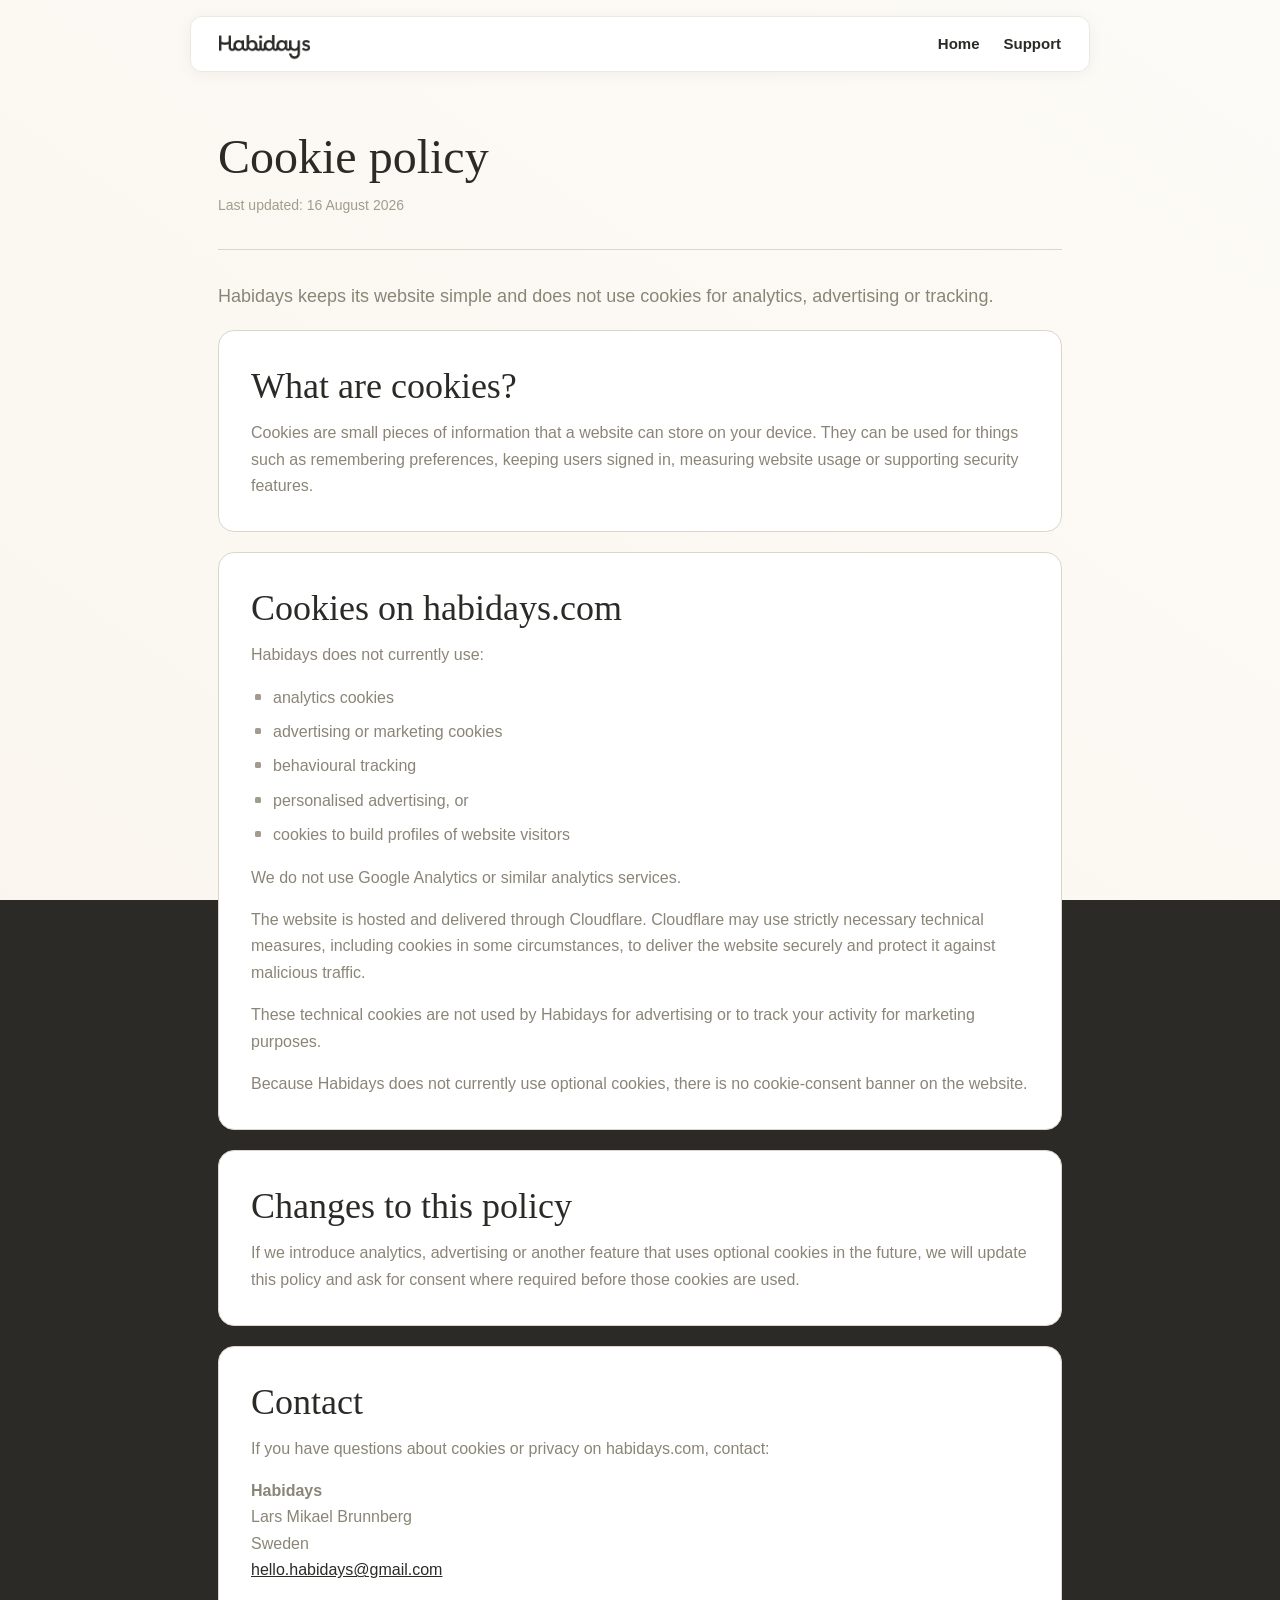
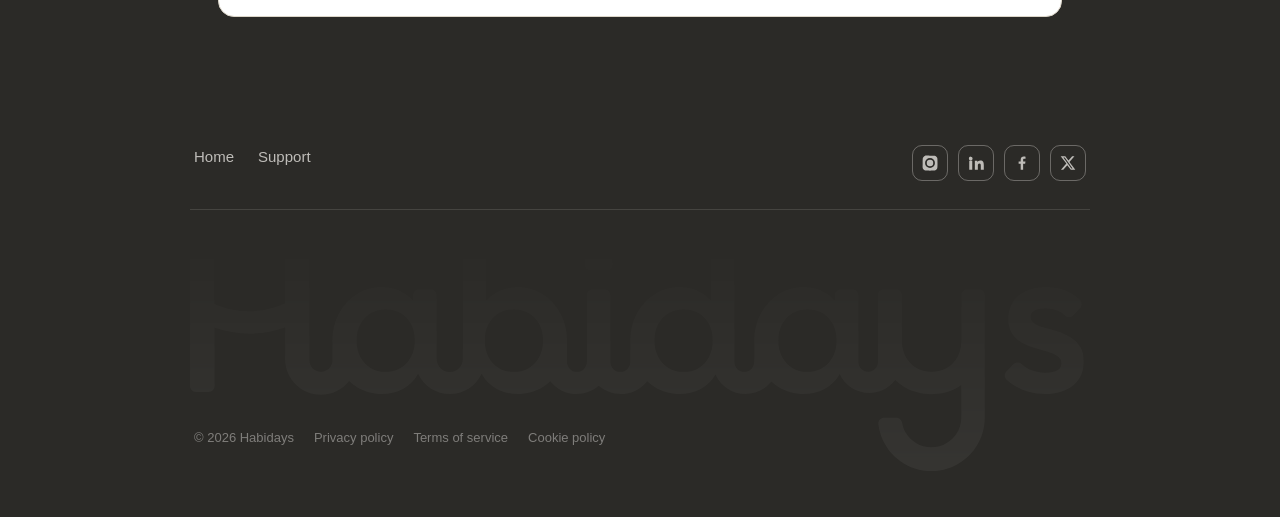
<file: cookies.html>
<!DOCTYPE html>
<html lang="en">
<head>
  <meta charset="utf-8">
  <meta name="viewport" content="width=device-width, initial-scale=1">
  <title>Cookie policy — Habidays</title>
  <link rel="icon" type="image/png" href="/favicon.png">
  <link rel="apple-touch-icon" href="/favicon.png">
  <link rel="stylesheet" href="/style.css">
</head>
<body data-page="cookies">
  <main>
    <div class="wrap legal">

      <h1>Cookie policy</h1>
      <p class="meta">Last updated: 16 August 2026</p>
      <div class="div-divider"></div>
      <p class="lead">
        Habidays keeps its website simple and does not use cookies for analytics,
        advertising or tracking.
      </p>

      <section class="legal-card">
        <h2>What are cookies?</h2>
        <p>
          Cookies are small pieces of information that a website can store on your device.
          They can be used for things such as remembering preferences, keeping users signed in,
          measuring website usage or supporting security features.
        </p>
      </section>

      <section class="legal-card">
        <h2>Cookies on habidays.com</h2>
        <p>Habidays does not currently use:</p>
        <ul>
          <li>analytics cookies</li>
          <li>advertising or marketing cookies</li>
          <li>behavioural tracking</li>
          <li>personalised advertising, or</li>
          <li>cookies to build profiles of website visitors</li>
        </ul>
        <p>We do not use Google Analytics or similar analytics services.</p>
        <p>
          The website is hosted and delivered through Cloudflare. Cloudflare may use strictly
          necessary technical measures, including cookies in some circumstances, to deliver the
          website securely and protect it against malicious traffic.
        </p>
        <p>
          These technical cookies are not used by Habidays for advertising or to track your
          activity for marketing purposes.
        </p>
        <p>
          Because Habidays does not currently use optional cookies, there is no cookie-consent
          banner on the website.
        </p>
      </section>

      <section class="legal-card">
        <h2>Changes to this policy</h2>
        <p>
          If we introduce analytics, advertising or another feature that uses optional cookies
          in the future, we will update this policy and ask for consent where required before
          those cookies are used.
        </p>
      </section>

      <section class="legal-card">
        <h2>Contact</h2>
        <p>If you have questions about cookies or privacy on habidays.com, contact:</p>
        <p>
          <strong>Habidays</strong><br>
          Lars Mikael Brunnberg<br>
          Sweden<br>
          <a href="mailto:hello.habidays@gmail.com">hello.habidays@gmail.com</a>
        </p>
      </section>

    </div>
  </main>

  <script src="/layout.js"></script>
</body>
</html>
</file>
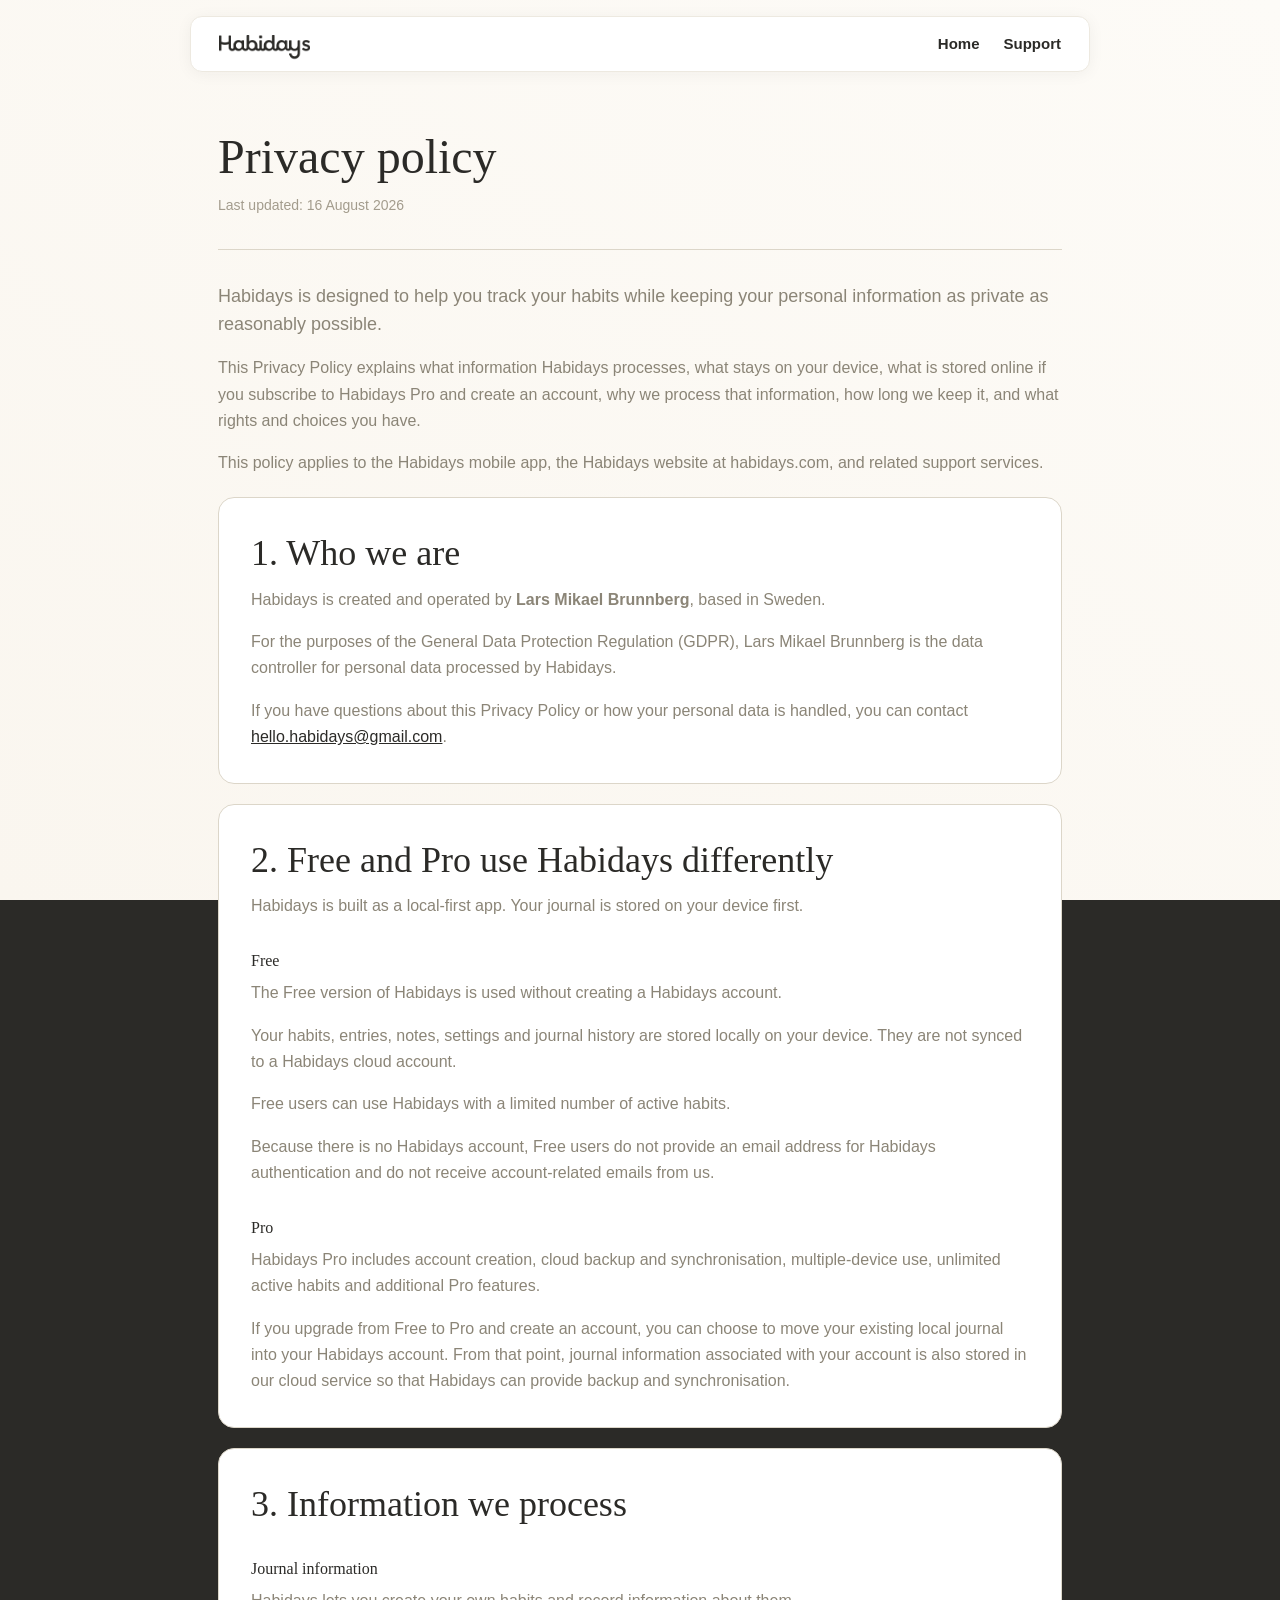
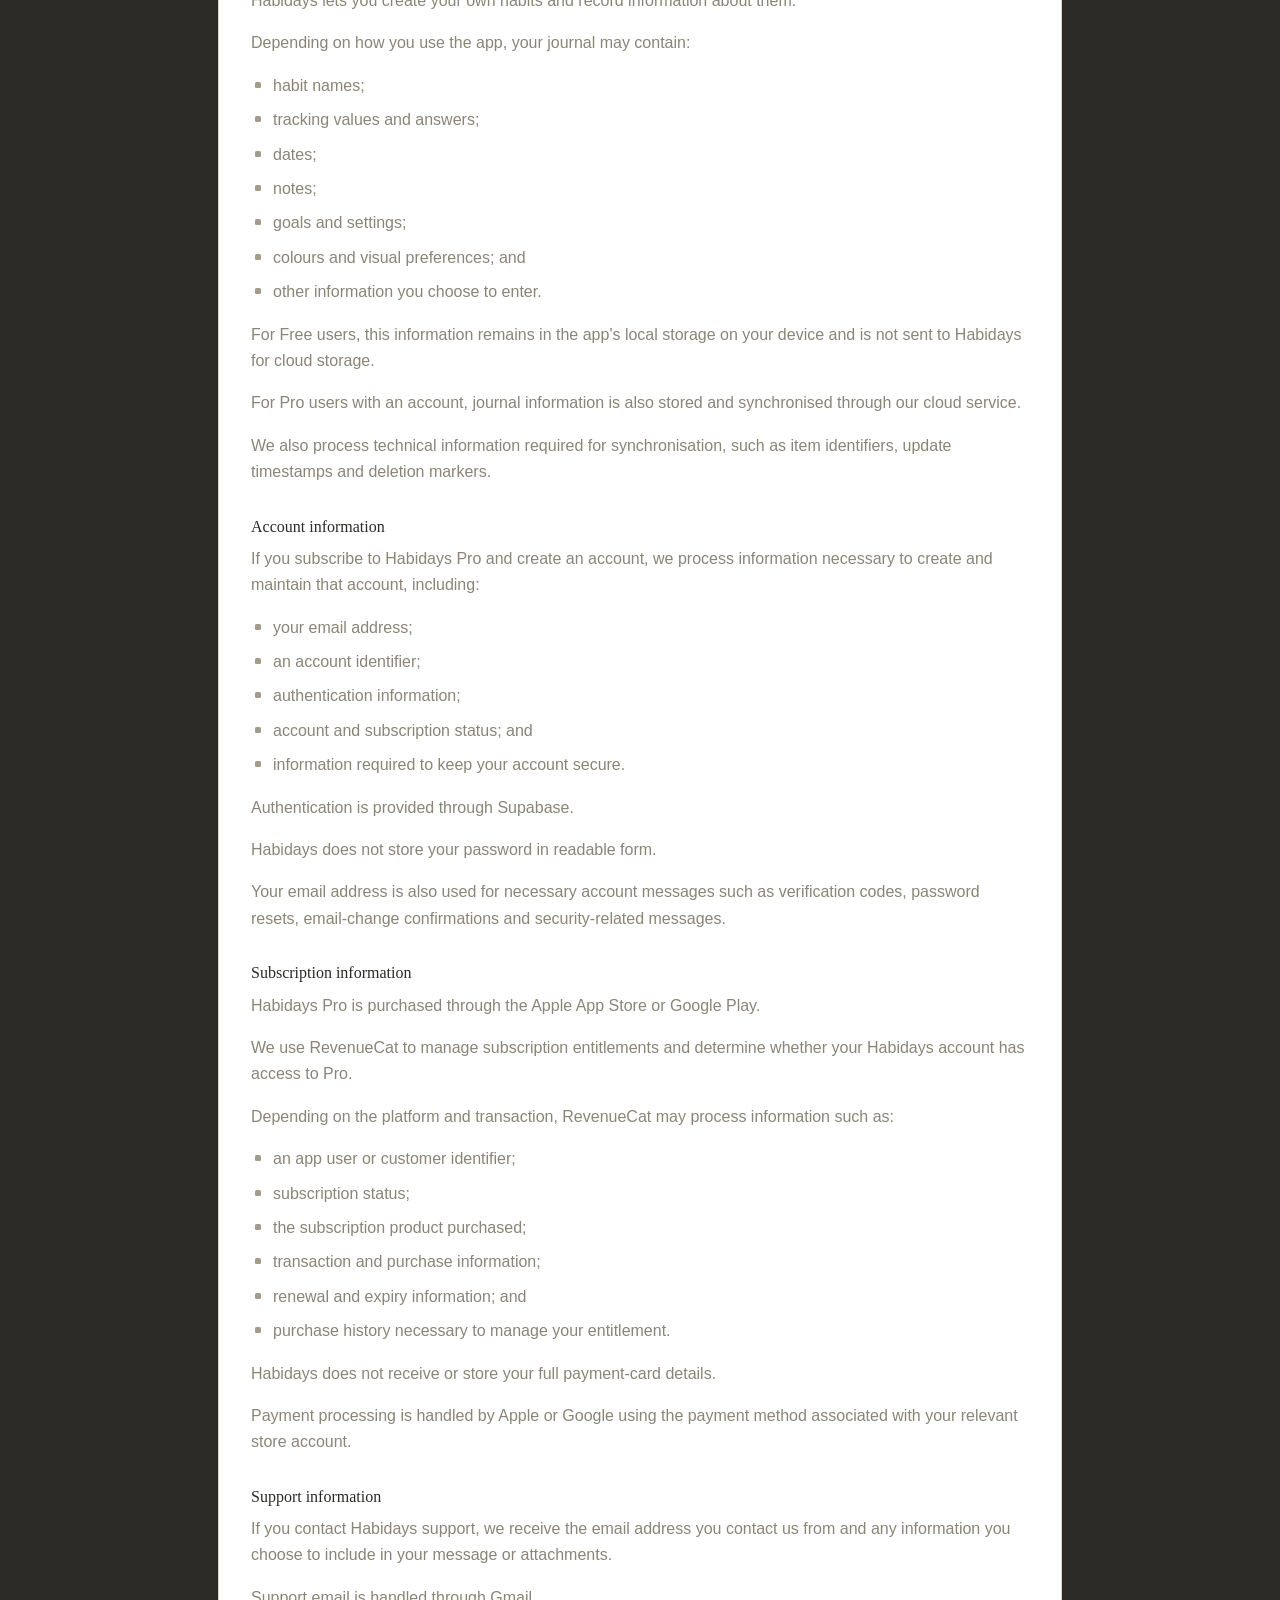
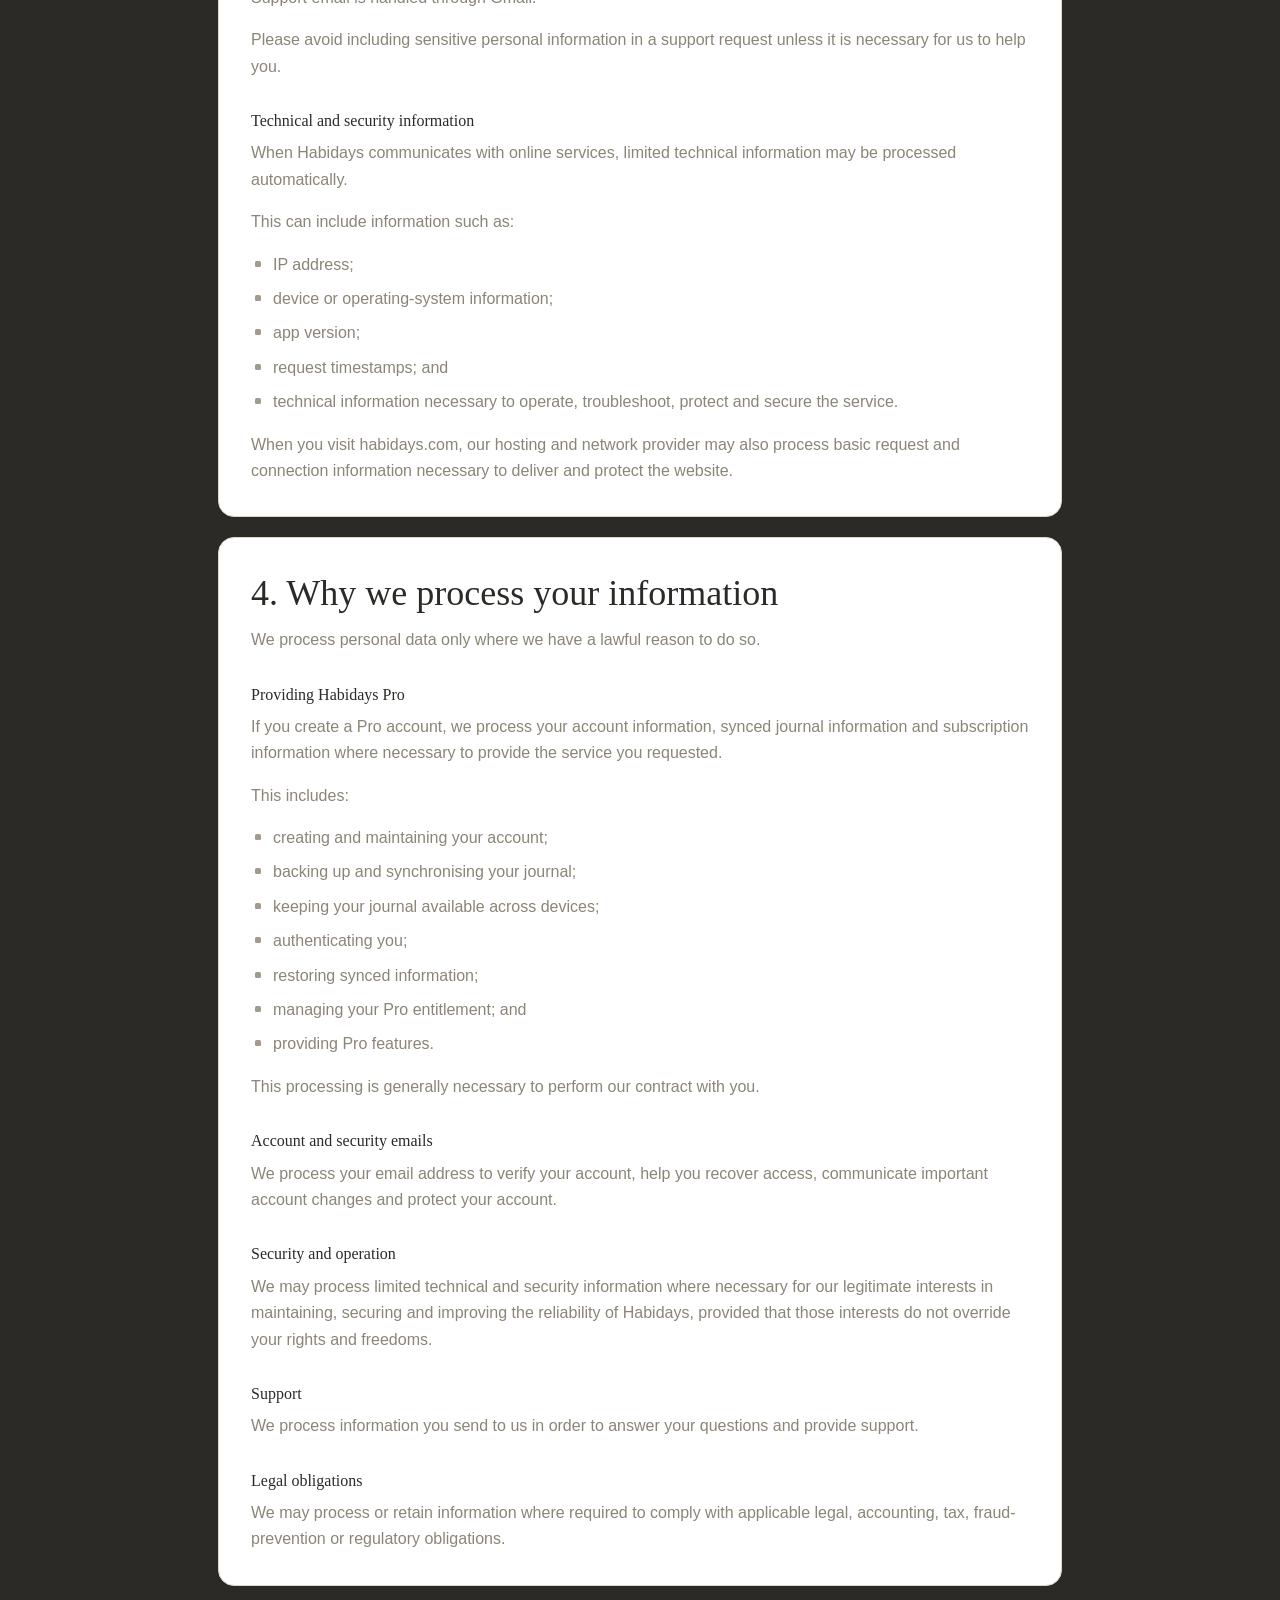
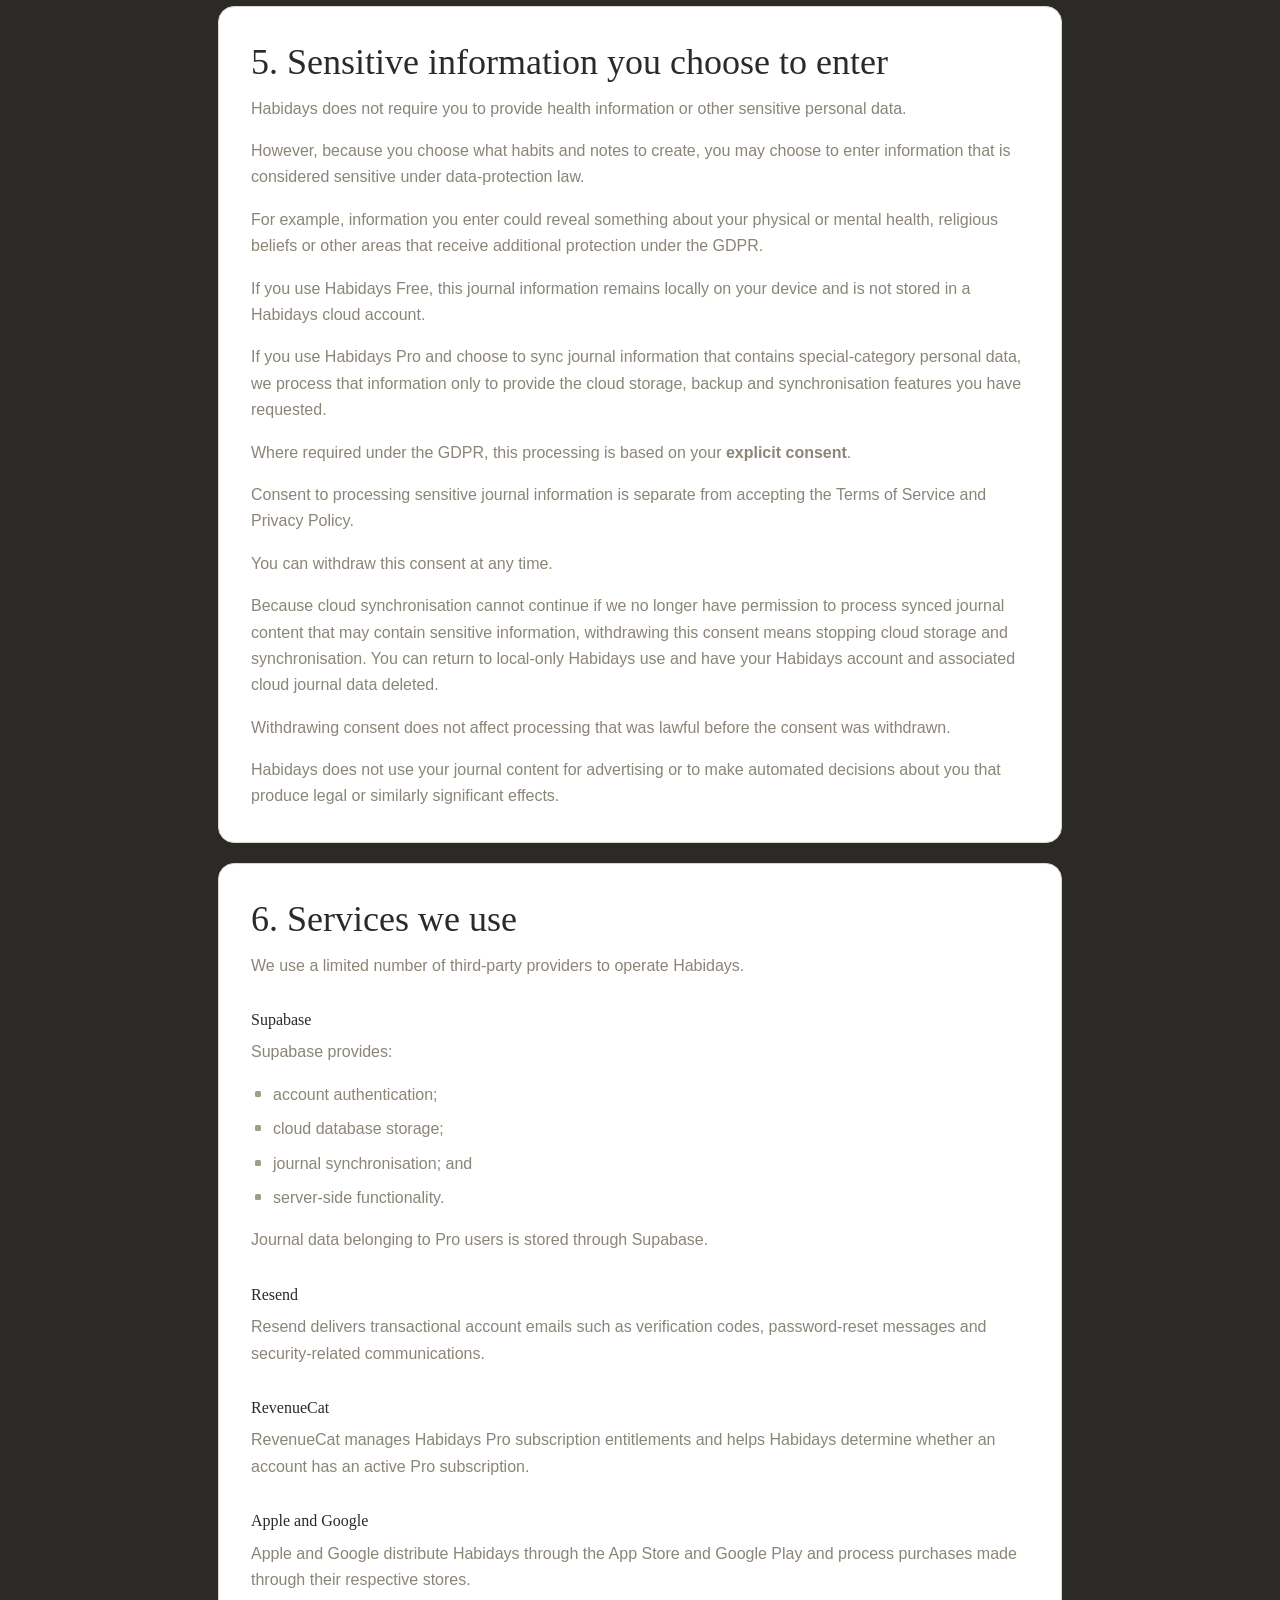
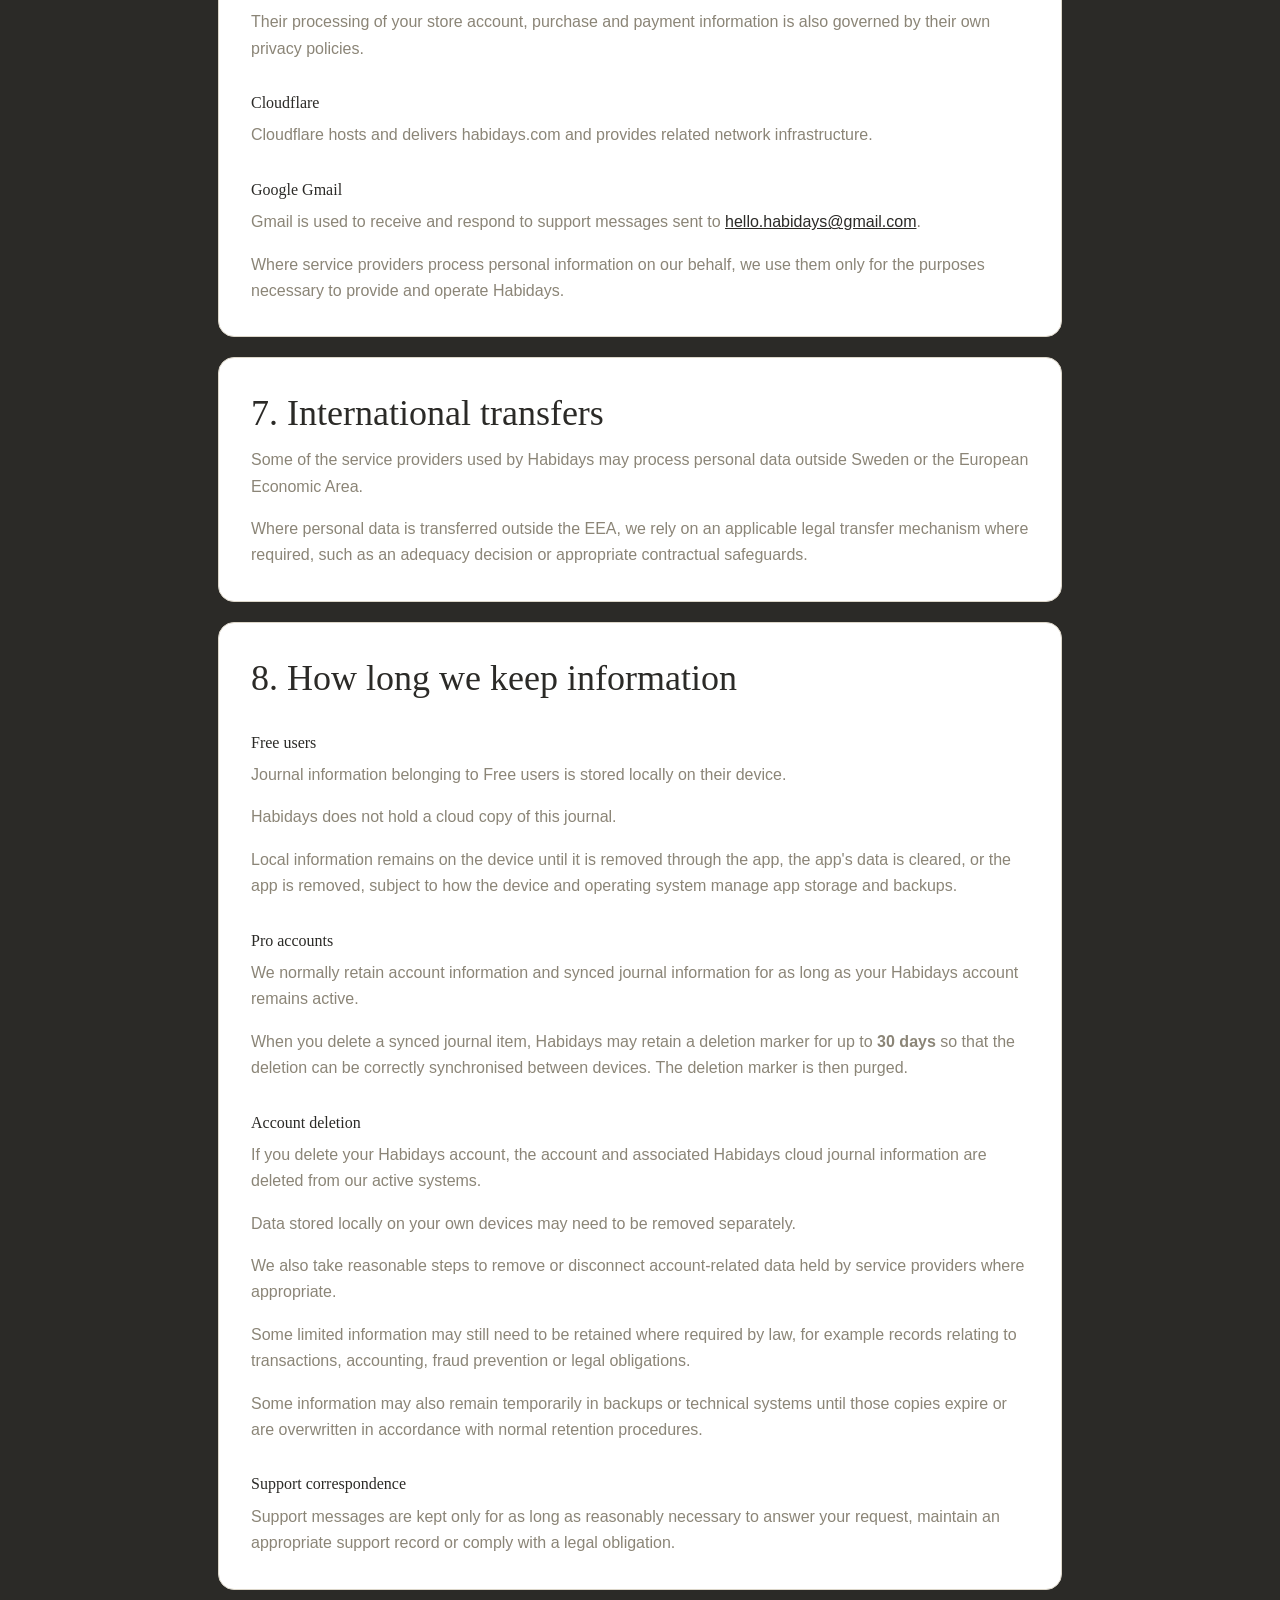
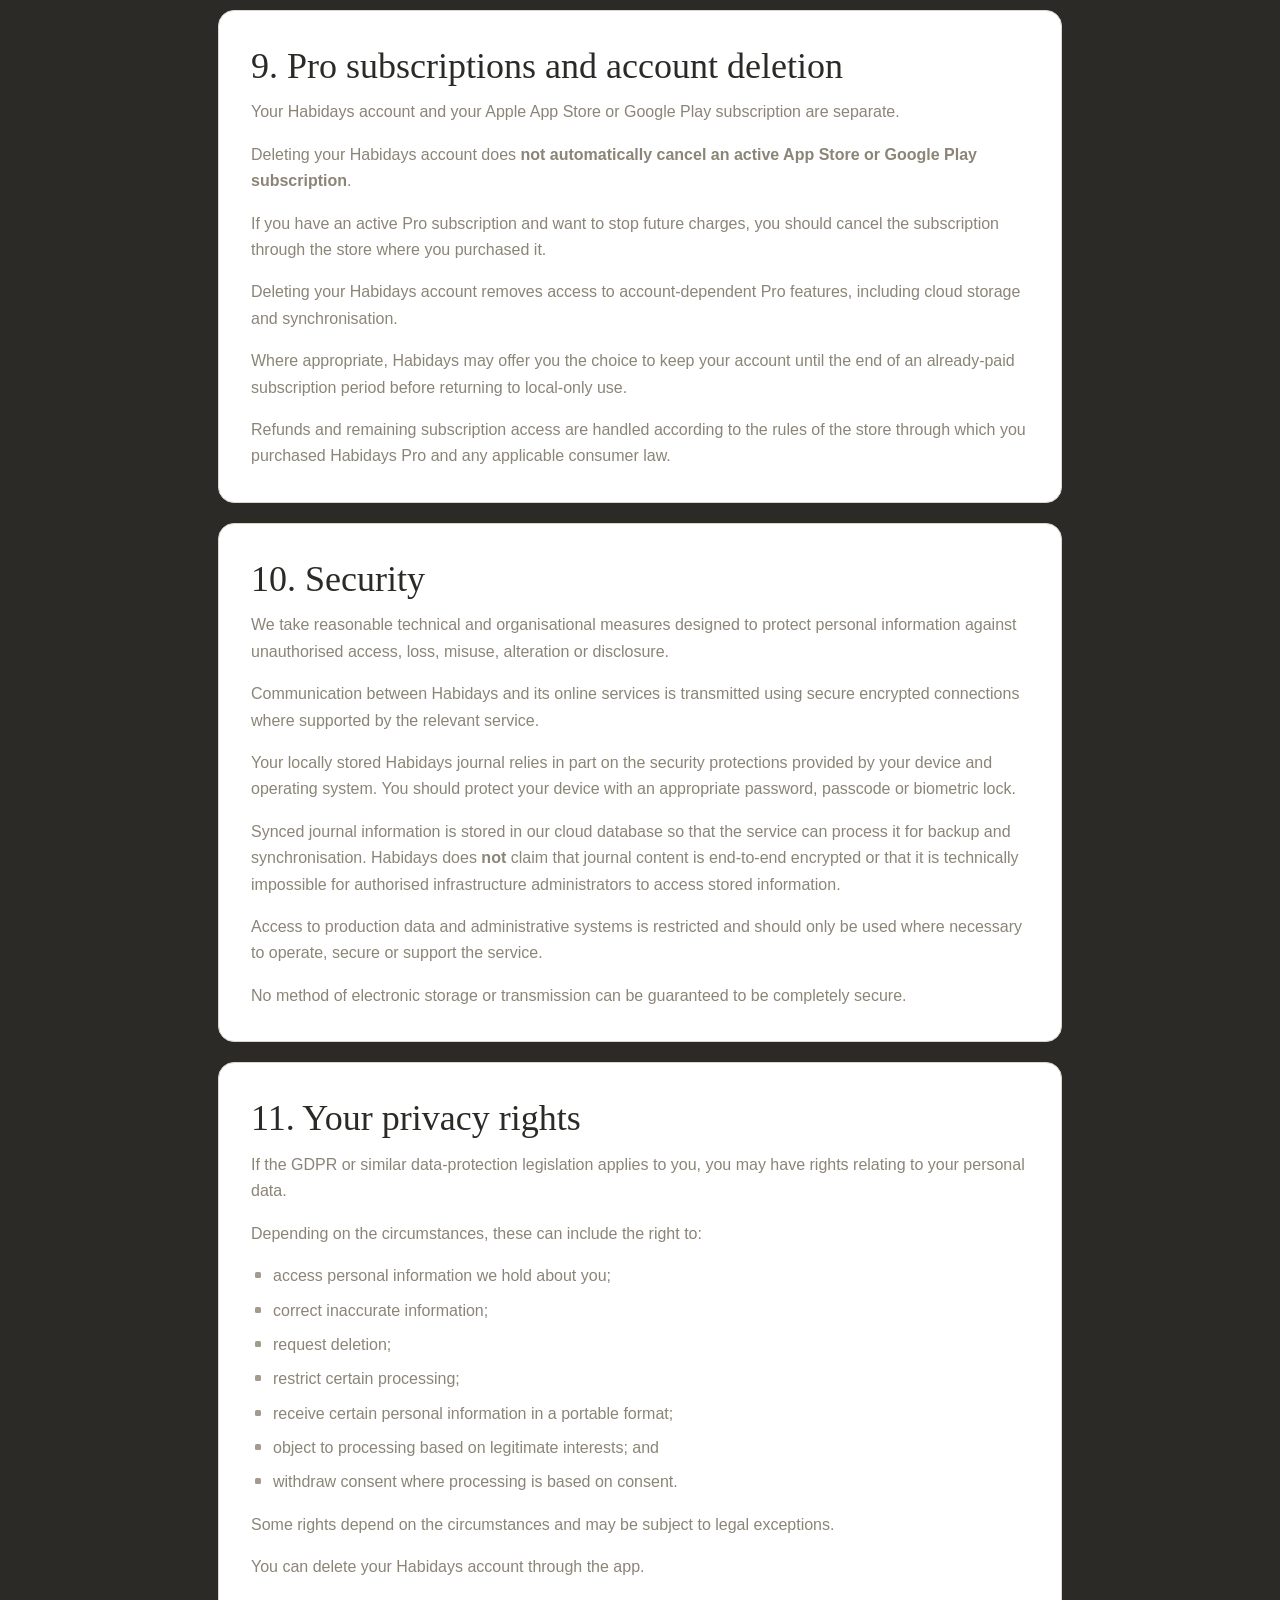
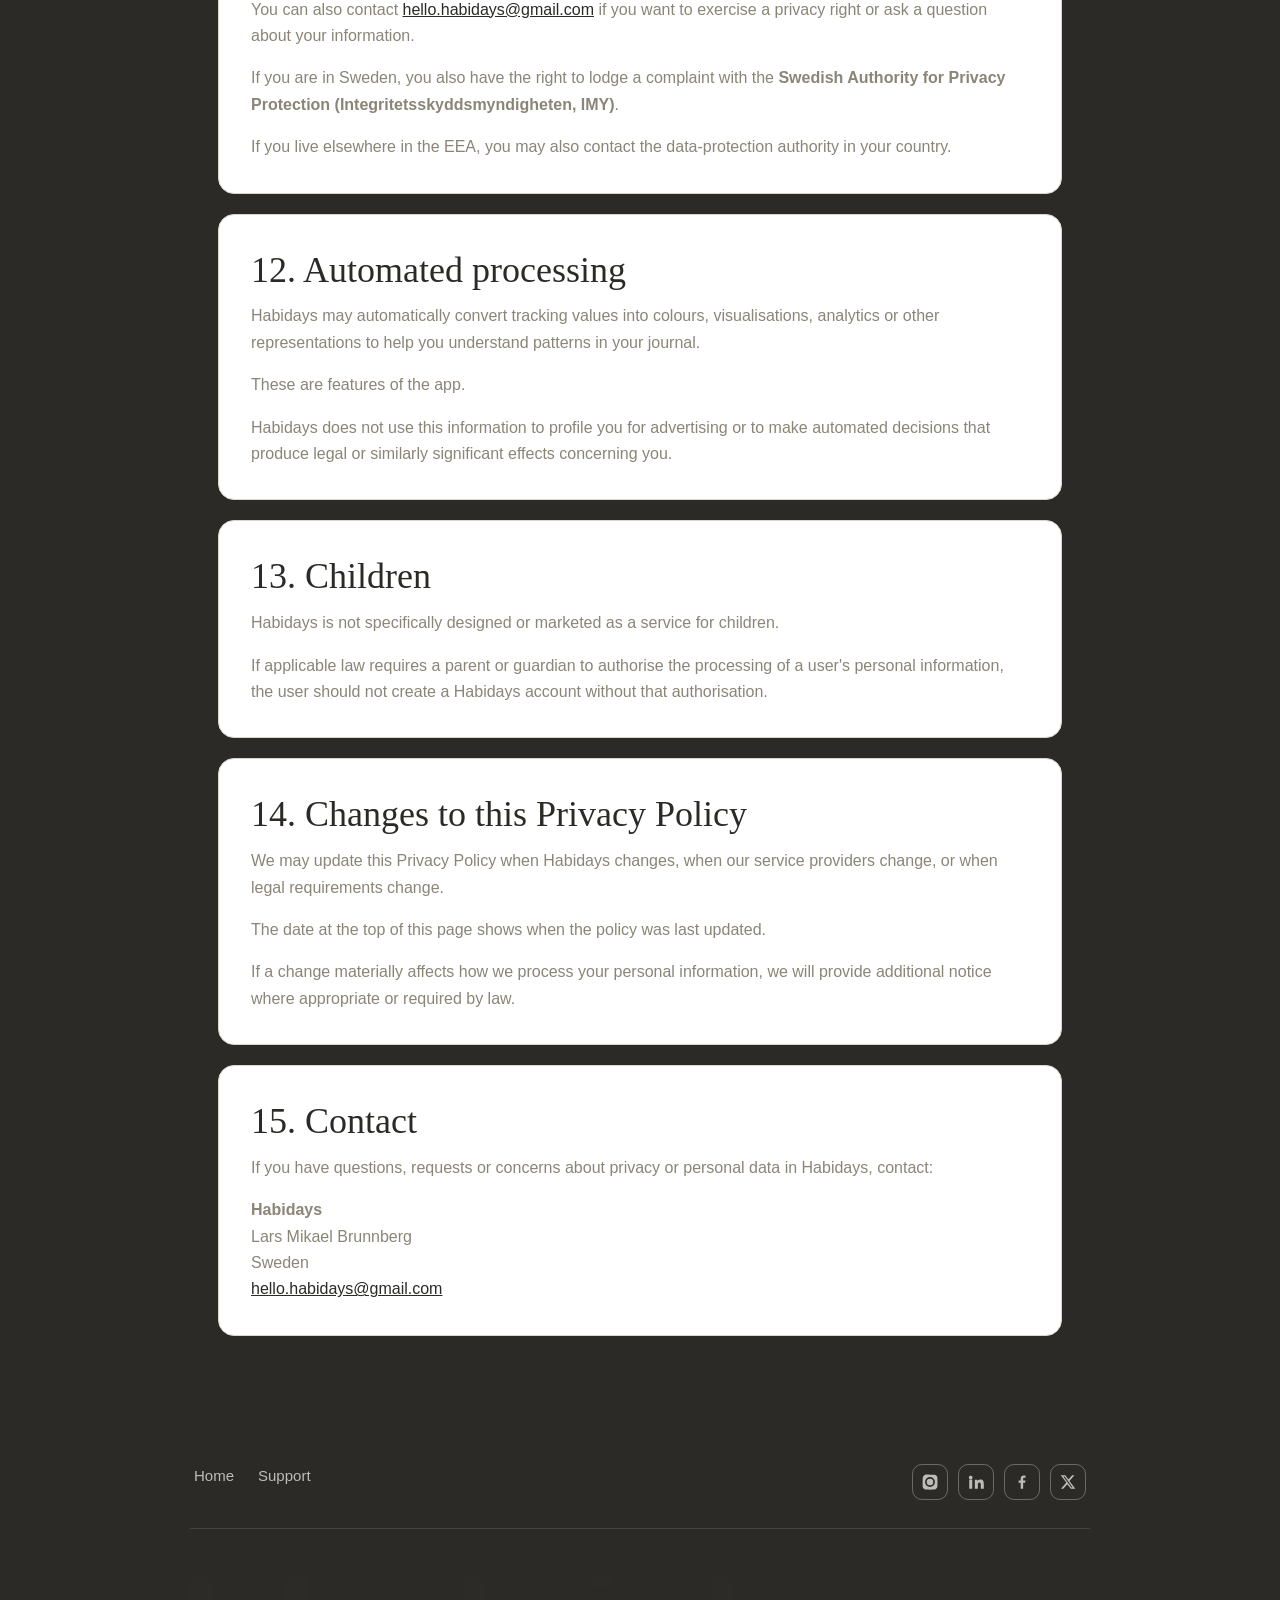
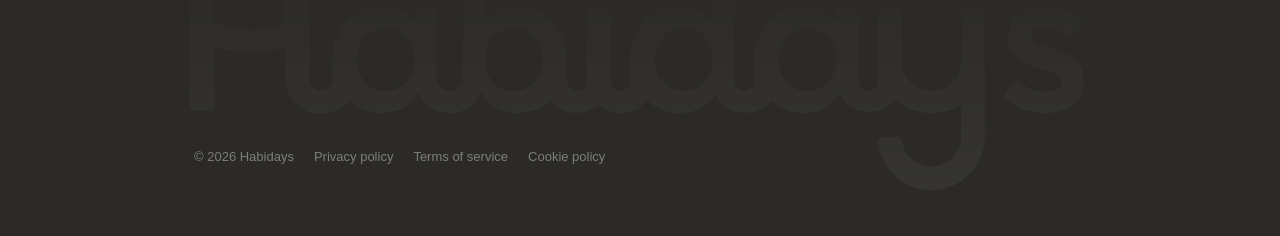
<file: privacy.html>
<!DOCTYPE html>
<html lang="en">
<head>
  <meta charset="utf-8">
  <meta name="viewport" content="width=device-width, initial-scale=1">
  <title>Privacy policy — Habidays</title>
  <link rel="icon" type="image/png" href="/favicon.png">
  <link rel="apple-touch-icon" href="/favicon.png">
  <link rel="stylesheet" href="/style.css">
</head>
<body data-page="privacy">
  <main>
    <div class="wrap legal">

      <h1>Privacy policy</h1>
      <p class="meta">Last updated: 16 August 2026</p>
      <div class="div-divider"></div>
      <p class="lead">
        Habidays is designed to help you track your habits while keeping your personal
        information as private as reasonably possible.
      </p>
      <p>
        This Privacy Policy explains what information Habidays processes, what stays on
        your device, what is stored online if you subscribe to Habidays Pro and create an
        account, why we process that information, how long we keep it, and what rights and
        choices you have.
      </p>
      <p>
        This policy applies to the Habidays mobile app, the Habidays website at habidays.com,
        and related support services.
      </p>

      <section class="legal-card">
        <h2>1. Who we are</h2>
        <p>Habidays is created and operated by <strong>Lars Mikael Brunnberg</strong>, based in Sweden.</p>
        <p>For the purposes of the General Data Protection Regulation (GDPR), Lars Mikael Brunnberg is the data controller for personal data processed by Habidays.</p>
        <p>If you have questions about this Privacy Policy or how your personal data is handled, you can contact <a href="mailto:hello.habidays@gmail.com">hello.habidays@gmail.com</a>.</p>
      </section>

      <section class="legal-card">
        <h2>2. Free and Pro use Habidays differently</h2>
        <p>Habidays is built as a local-first app. Your journal is stored on your device first.</p>
        <h3>Free</h3>
        <p>The Free version of Habidays is used without creating a Habidays account.</p>
        <p>Your habits, entries, notes, settings and journal history are stored locally on your device. They are not synced to a Habidays cloud account.</p>
        <p>Free users can use Habidays with a limited number of active habits.</p>
        <p>Because there is no Habidays account, Free users do not provide an email address for Habidays authentication and do not receive account-related emails from us.</p>
        <h3>Pro</h3>
        <p>Habidays Pro includes account creation, cloud backup and synchronisation, multiple-device use, unlimited active habits and additional Pro features.</p>
        <p>If you upgrade from Free to Pro and create an account, you can choose to move your existing local journal into your Habidays account. From that point, journal information associated with your account is also stored in our cloud service so that Habidays can provide backup and synchronisation.</p>
      </section>

      <section class="legal-card">
        <h2>3. Information we process</h2>
        <h3>Journal information</h3>
        <p>Habidays lets you create your own habits and record information about them.</p>
        <p>Depending on how you use the app, your journal may contain:</p>
        <ul>
          <li>habit names;</li>
          <li>tracking values and answers;</li>
          <li>dates;</li>
          <li>notes;</li>
          <li>goals and settings;</li>
          <li>colours and visual preferences; and</li>
          <li>other information you choose to enter.</li>
        </ul>
        <p>For Free users, this information remains in the app's local storage on your device and is not sent to Habidays for cloud storage.</p>
        <p>For Pro users with an account, journal information is also stored and synchronised through our cloud service.</p>
        <p>We also process technical information required for synchronisation, such as item identifiers, update timestamps and deletion markers.</p>

        <h3>Account information</h3>
        <p>If you subscribe to Habidays Pro and create an account, we process information necessary to create and maintain that account, including:</p>
        <ul>
          <li>your email address;</li>
          <li>an account identifier;</li>
          <li>authentication information;</li>
          <li>account and subscription status; and</li>
          <li>information required to keep your account secure.</li>
        </ul>
        <p>Authentication is provided through Supabase.</p>
        <p>Habidays does not store your password in readable form.</p>
        <p>Your email address is also used for necessary account messages such as verification codes, password resets, email-change confirmations and security-related messages.</p>

        <h3>Subscription information</h3>
        <p>Habidays Pro is purchased through the Apple App Store or Google Play.</p>
        <p>We use RevenueCat to manage subscription entitlements and determine whether your Habidays account has access to Pro.</p>
        <p>Depending on the platform and transaction, RevenueCat may process information such as:</p>
        <ul>
          <li>an app user or customer identifier;</li>
          <li>subscription status;</li>
          <li>the subscription product purchased;</li>
          <li>transaction and purchase information;</li>
          <li>renewal and expiry information; and</li>
          <li>purchase history necessary to manage your entitlement.</li>
        </ul>
        <p>Habidays does not receive or store your full payment-card details.</p>
        <p>Payment processing is handled by Apple or Google using the payment method associated with your relevant store account.</p>

        <h3>Support information</h3>
        <p>If you contact Habidays support, we receive the email address you contact us from and any information you choose to include in your message or attachments.</p>
        <p>Support email is handled through Gmail.</p>
        <p>Please avoid including sensitive personal information in a support request unless it is necessary for us to help you.</p>

        <h3>Technical and security information</h3>
        <p>When Habidays communicates with online services, limited technical information may be processed automatically.</p>
        <p>This can include information such as:</p>
        <ul>
          <li>IP address;</li>
          <li>device or operating-system information;</li>
          <li>app version;</li>
          <li>request timestamps; and</li>
          <li>technical information necessary to operate, troubleshoot, protect and secure the service.</li>
        </ul>
        <p>When you visit habidays.com, our hosting and network provider may also process basic request and connection information necessary to deliver and protect the website.</p>
      </section>

      <section class="legal-card">
        <h2>4. Why we process your information</h2>
        <p>We process personal data only where we have a lawful reason to do so.</p>
        <h3>Providing Habidays Pro</h3>
        <p>If you create a Pro account, we process your account information, synced journal information and subscription information where necessary to provide the service you requested.</p>
        <p>This includes:</p>
        <ul>
          <li>creating and maintaining your account;</li>
          <li>backing up and synchronising your journal;</li>
          <li>keeping your journal available across devices;</li>
          <li>authenticating you;</li>
          <li>restoring synced information;</li>
          <li>managing your Pro entitlement; and</li>
          <li>providing Pro features.</li>
        </ul>
        <p>This processing is generally necessary to perform our contract with you.</p>
        <h3>Account and security emails</h3>
        <p>We process your email address to verify your account, help you recover access, communicate important account changes and protect your account.</p>
        <h3>Security and operation</h3>
        <p>We may process limited technical and security information where necessary for our legitimate interests in maintaining, securing and improving the reliability of Habidays, provided that those interests do not override your rights and freedoms.</p>
        <h3>Support</h3>
        <p>We process information you send to us in order to answer your questions and provide support.</p>
        <h3>Legal obligations</h3>
        <p>We may process or retain information where required to comply with applicable legal, accounting, tax, fraud-prevention or regulatory obligations.</p>
      </section>

      <section class="legal-card">
        <h2>5. Sensitive information you choose to enter</h2>
        <p>Habidays does not require you to provide health information or other sensitive personal data.</p>
        <p>However, because you choose what habits and notes to create, you may choose to enter information that is considered sensitive under data-protection law.</p>
        <p>For example, information you enter could reveal something about your physical or mental health, religious beliefs or other areas that receive additional protection under the GDPR.</p>
        <p>If you use Habidays Free, this journal information remains locally on your device and is not stored in a Habidays cloud account.</p>
        <p>If you use Habidays Pro and choose to sync journal information that contains special-category personal data, we process that information only to provide the cloud storage, backup and synchronisation features you have requested.</p>
        <p>Where required under the GDPR, this processing is based on your <strong>explicit consent</strong>.</p>
        <p>Consent to processing sensitive journal information is separate from accepting the Terms of Service and Privacy Policy.</p>
        <p>You can withdraw this consent at any time.</p>
        <p>Because cloud synchronisation cannot continue if we no longer have permission to process synced journal content that may contain sensitive information, withdrawing this consent means stopping cloud storage and synchronisation. You can return to local-only Habidays use and have your Habidays account and associated cloud journal data deleted.</p>
        <p>Withdrawing consent does not affect processing that was lawful before the consent was withdrawn.</p>
        <p>Habidays does not use your journal content for advertising or to make automated decisions about you that produce legal or similarly significant effects.</p>
      </section>

      <section class="legal-card">
        <h2>6. Services we use</h2>
        <p>We use a limited number of third-party providers to operate Habidays.</p>
        <h3>Supabase</h3>
        <p>Supabase provides:</p>
        <ul>
          <li>account authentication;</li>
          <li>cloud database storage;</li>
          <li>journal synchronisation; and</li>
          <li>server-side functionality.</li>
        </ul>
        <p>Journal data belonging to Pro users is stored through Supabase.</p>
        <h3>Resend</h3>
        <p>Resend delivers transactional account emails such as verification codes, password-reset messages and security-related communications.</p>
        <h3>RevenueCat</h3>
        <p>RevenueCat manages Habidays Pro subscription entitlements and helps Habidays determine whether an account has an active Pro subscription.</p>
        <h3>Apple and Google</h3>
        <p>Apple and Google distribute Habidays through the App Store and Google Play and process purchases made through their respective stores.</p>
        <p>Their processing of your store account, purchase and payment information is also governed by their own privacy policies.</p>
        <h3>Cloudflare</h3>
        <p>Cloudflare hosts and delivers habidays.com and provides related network infrastructure.</p>
        <h3>Google Gmail</h3>
        <p>Gmail is used to receive and respond to support messages sent to <a href="mailto:hello.habidays@gmail.com">hello.habidays@gmail.com</a>.</p>
        <p>Where service providers process personal information on our behalf, we use them only for the purposes necessary to provide and operate Habidays.</p>
      </section>

      <section class="legal-card">
        <h2>7. International transfers</h2>
        <p>Some of the service providers used by Habidays may process personal data outside Sweden or the European Economic Area.</p>
        <p>Where personal data is transferred outside the EEA, we rely on an applicable legal transfer mechanism where required, such as an adequacy decision or appropriate contractual safeguards.</p>
      </section>

      <section class="legal-card">
        <h2>8. How long we keep information</h2>
        <h3>Free users</h3>
        <p>Journal information belonging to Free users is stored locally on their device.</p>
        <p>Habidays does not hold a cloud copy of this journal.</p>
        <p>Local information remains on the device until it is removed through the app, the app's data is cleared, or the app is removed, subject to how the device and operating system manage app storage and backups.</p>
        <h3>Pro accounts</h3>
        <p>We normally retain account information and synced journal information for as long as your Habidays account remains active.</p>
        <p>When you delete a synced journal item, Habidays may retain a deletion marker for up to <strong>30 days</strong> so that the deletion can be correctly synchronised between devices. The deletion marker is then purged.</p>
        <h3>Account deletion</h3>
        <p>If you delete your Habidays account, the account and associated Habidays cloud journal information are deleted from our active systems.</p>
        <p>Data stored locally on your own devices may need to be removed separately.</p>
        <p>We also take reasonable steps to remove or disconnect account-related data held by service providers where appropriate.</p>
        <p>Some limited information may still need to be retained where required by law, for example records relating to transactions, accounting, fraud prevention or legal obligations.</p>
        <p>Some information may also remain temporarily in backups or technical systems until those copies expire or are overwritten in accordance with normal retention procedures.</p>
        <h3>Support correspondence</h3>
        <p>Support messages are kept only for as long as reasonably necessary to answer your request, maintain an appropriate support record or comply with a legal obligation.</p>
      </section>

      <section class="legal-card">
        <h2>9. Pro subscriptions and account deletion</h2>
        <p>Your Habidays account and your Apple App Store or Google Play subscription are separate.</p>
        <p>Deleting your Habidays account does <strong>not automatically cancel an active App Store or Google Play subscription</strong>.</p>
        <p>If you have an active Pro subscription and want to stop future charges, you should cancel the subscription through the store where you purchased it.</p>
        <p>Deleting your Habidays account removes access to account-dependent Pro features, including cloud storage and synchronisation.</p>
        <p>Where appropriate, Habidays may offer you the choice to keep your account until the end of an already-paid subscription period before returning to local-only use.</p>
        <p>Refunds and remaining subscription access are handled according to the rules of the store through which you purchased Habidays Pro and any applicable consumer law.</p>
      </section>

      <section class="legal-card">
        <h2>10. Security</h2>
        <p>We take reasonable technical and organisational measures designed to protect personal information against unauthorised access, loss, misuse, alteration or disclosure.</p>
        <p>Communication between Habidays and its online services is transmitted using secure encrypted connections where supported by the relevant service.</p>
        <p>Your locally stored Habidays journal relies in part on the security protections provided by your device and operating system. You should protect your device with an appropriate password, passcode or biometric lock.</p>
        <p>Synced journal information is stored in our cloud database so that the service can process it for backup and synchronisation. Habidays does <strong>not</strong> claim that journal content is end-to-end encrypted or that it is technically impossible for authorised infrastructure administrators to access stored information.</p>
        <p>Access to production data and administrative systems is restricted and should only be used where necessary to operate, secure or support the service.</p>
        <p>No method of electronic storage or transmission can be guaranteed to be completely secure.</p>
      </section>

      <section class="legal-card">
        <h2>11. Your privacy rights</h2>
        <p>If the GDPR or similar data-protection legislation applies to you, you may have rights relating to your personal data.</p>
        <p>Depending on the circumstances, these can include the right to:</p>
        <ul>
          <li>access personal information we hold about you;</li>
          <li>correct inaccurate information;</li>
          <li>request deletion;</li>
          <li>restrict certain processing;</li>
          <li>receive certain personal information in a portable format;</li>
          <li>object to processing based on legitimate interests; and</li>
          <li>withdraw consent where processing is based on consent.</li>
        </ul>
        <p>Some rights depend on the circumstances and may be subject to legal exceptions.</p>
        <p>You can delete your Habidays account through the app.</p>
        <p>You can also contact <a href="mailto:hello.habidays@gmail.com">hello.habidays@gmail.com</a> if you want to exercise a privacy right or ask a question about your information.</p>
        <p>If you are in Sweden, you also have the right to lodge a complaint with the <strong>Swedish Authority for Privacy Protection (Integritetsskyddsmyndigheten, IMY)</strong>.</p>
        <p>If you live elsewhere in the EEA, you may also contact the data-protection authority in your country.</p>
      </section>

      <section class="legal-card">
        <h2>12. Automated processing</h2>
        <p>Habidays may automatically convert tracking values into colours, visualisations, analytics or other representations to help you understand patterns in your journal.</p>
        <p>These are features of the app.</p>
        <p>Habidays does not use this information to profile you for advertising or to make automated decisions that produce legal or similarly significant effects concerning you.</p>
      </section>

      <section class="legal-card">
        <h2>13. Children</h2>
        <p>Habidays is not specifically designed or marketed as a service for children.</p>
        <p>If applicable law requires a parent or guardian to authorise the processing of a user's personal information, the user should not create a Habidays account without that authorisation.</p>
      </section>

      <section class="legal-card">
        <h2>14. Changes to this Privacy Policy</h2>
        <p>We may update this Privacy Policy when Habidays changes, when our service providers change, or when legal requirements change.</p>
        <p>The date at the top of this page shows when the policy was last updated.</p>
        <p>If a change materially affects how we process your personal information, we will provide additional notice where appropriate or required by law.</p>
      </section>

      <section class="legal-card">
        <h2>15. Contact</h2>
        <p>If you have questions, requests or concerns about privacy or personal data in Habidays, contact:</p>
        <p>
          <strong>Habidays</strong><br>
          Lars Mikael Brunnberg<br>
          Sweden<br>
          <a href="mailto:hello.habidays@gmail.com">hello.habidays@gmail.com</a>
        </p>
      </section>

    </div>
  </main>

  <script src="/layout.js"></script>
</body>
</html>
</file>
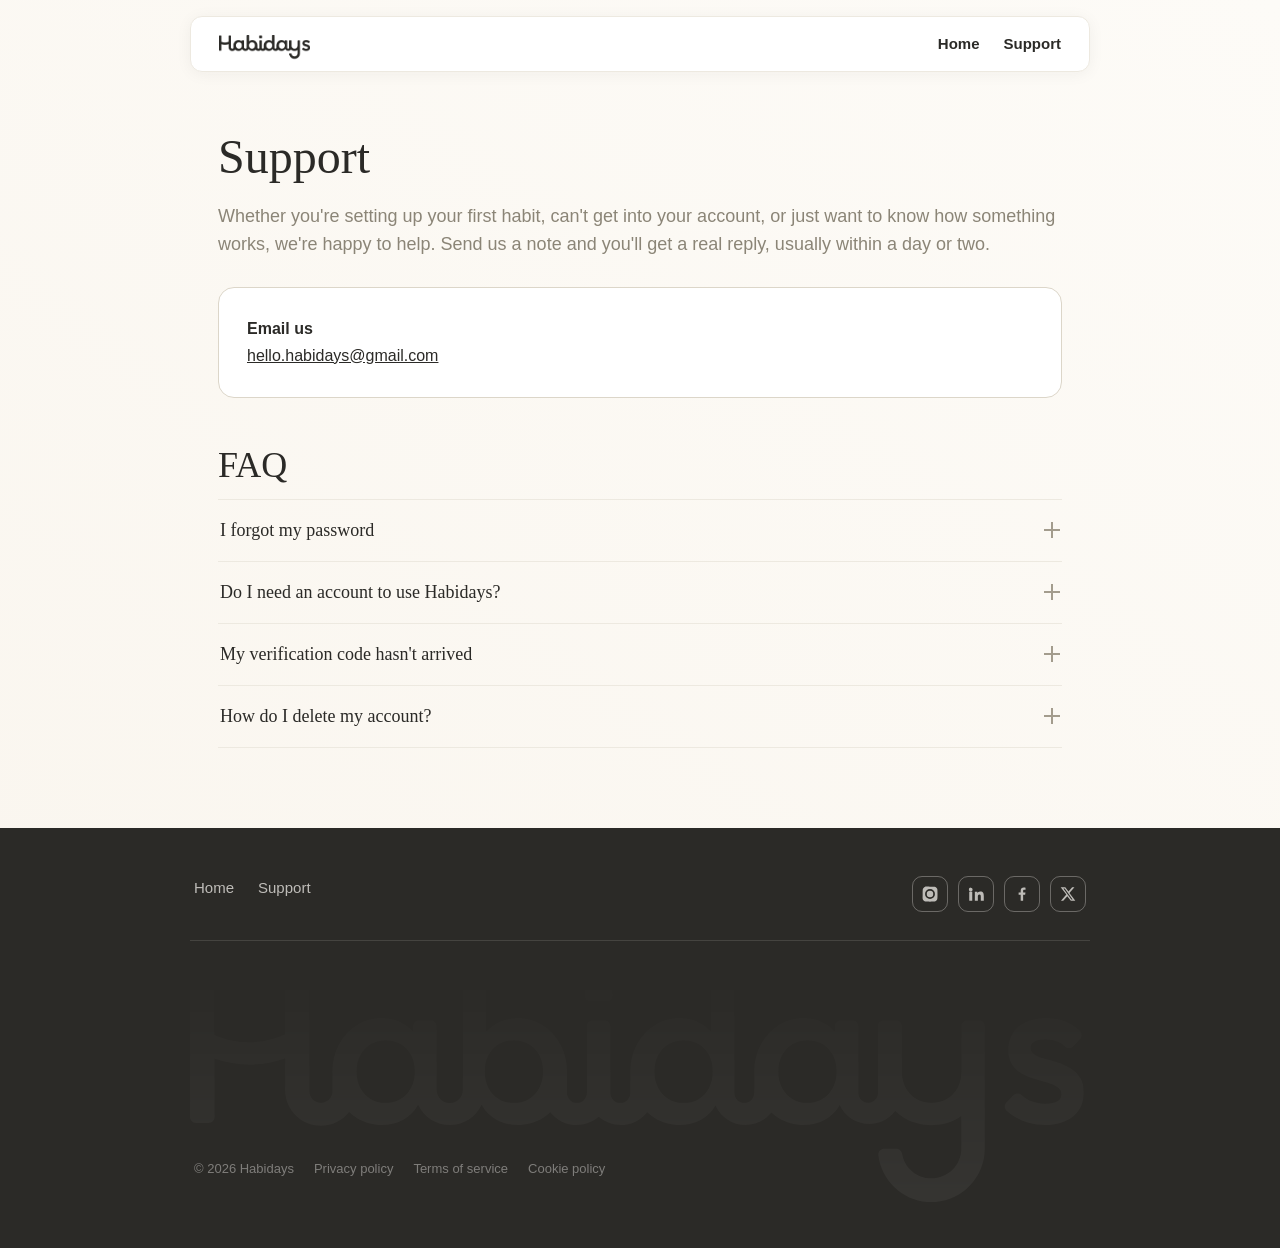
<file: support.html>
<!DOCTYPE html>
<html lang="en">
<head>
  <meta charset="utf-8">
  <meta name="viewport" content="width=device-width, initial-scale=1">
  <title>Support — Habidays</title>
  <link rel="icon" type="image/png" href="/favicon.png">
  <link rel="apple-touch-icon" href="/favicon.png">
  <link rel="stylesheet" href="/style.css">
</head>
<body data-page="support">
  <main>
    <div class="wrap">
      <h1>Support</h1>
      <p class="lead">
        Whether you're setting up your first habit, can't get into your account,
        or just want to know how something works, we're happy to help.
        Send us a note and you'll get a real reply, usually within a day or two.
      </p>

      <div class="card">
        <p>
          <strong>Email us</strong><br>
          <a href="mailto:hello.habidays@gmail.com">hello.habidays@gmail.com</a>
        </p>
      </div>

      <h2>FAQ</h2>

      <div class="faq"></div>

      <div class="faq">
        <button class="faq-q" aria-expanded="false">
          <span>I forgot my password</span>
          <span class="faq-icon"></span>
        </button>
        <div class="faq-a">
          <p>
            On the login screen, tap "Forgot your password?" and enter your email.
            We'll send you a code, and once you've entered it you can choose a new password.
          </p>
        </div>
      </div>

      <div class="faq">
        <button class="faq-q" aria-expanded="false">
          <span>Do I need an account to use Habidays?</span>
          <span class="faq-icon"></span>
        </button>
        <div class="faq-a">
          <p>
            No. You can use Habidays without one, and your journal stays on your device.
            Creating an account backs it up and keeps it in sync if you use more than one
            device, and you can do that at any time without losing what you've tracked.
          </p>
        </div>
      </div>

      <div class="faq">
        <button class="faq-q" aria-expanded="false">
          <span>My verification code hasn't arrived</span>
          <span class="faq-icon"></span>
        </button>
        <div class="faq-a">
          <p>
            Check your spam folder first, since that's usually where it is.
            If it still hasn't turned up after a few minutes, tap "Send a new code"
            and we'll try again.
          </p>
        </div>
      </div>

      <div class="faq">
        <button class="faq-q" aria-expanded="false">
          <span>How do I delete my account?</span>
          <span class="faq-icon"></span>
        </button>
        <div class="faq-a">
          <p>
            Open the menu, go to Account settings, and choose Delete account.
            You'll need your password and you'll be asked to confirm.
            This removes your account and everything you've tracked, on your device
            and in the cloud, and it can't be undone.
          </p>
        </div>
      </div>
    </div>
  </main>

  <script src="/layout.js"></script>
  <script>
    document.querySelectorAll('.faq-q').forEach(function (btn) {
      btn.addEventListener('click', function () {
        var open = btn.getAttribute('aria-expanded') === 'true';
        btn.setAttribute('aria-expanded', open ? 'false' : 'true');
      });
    });
  </script>
</body>
</html>
</file>
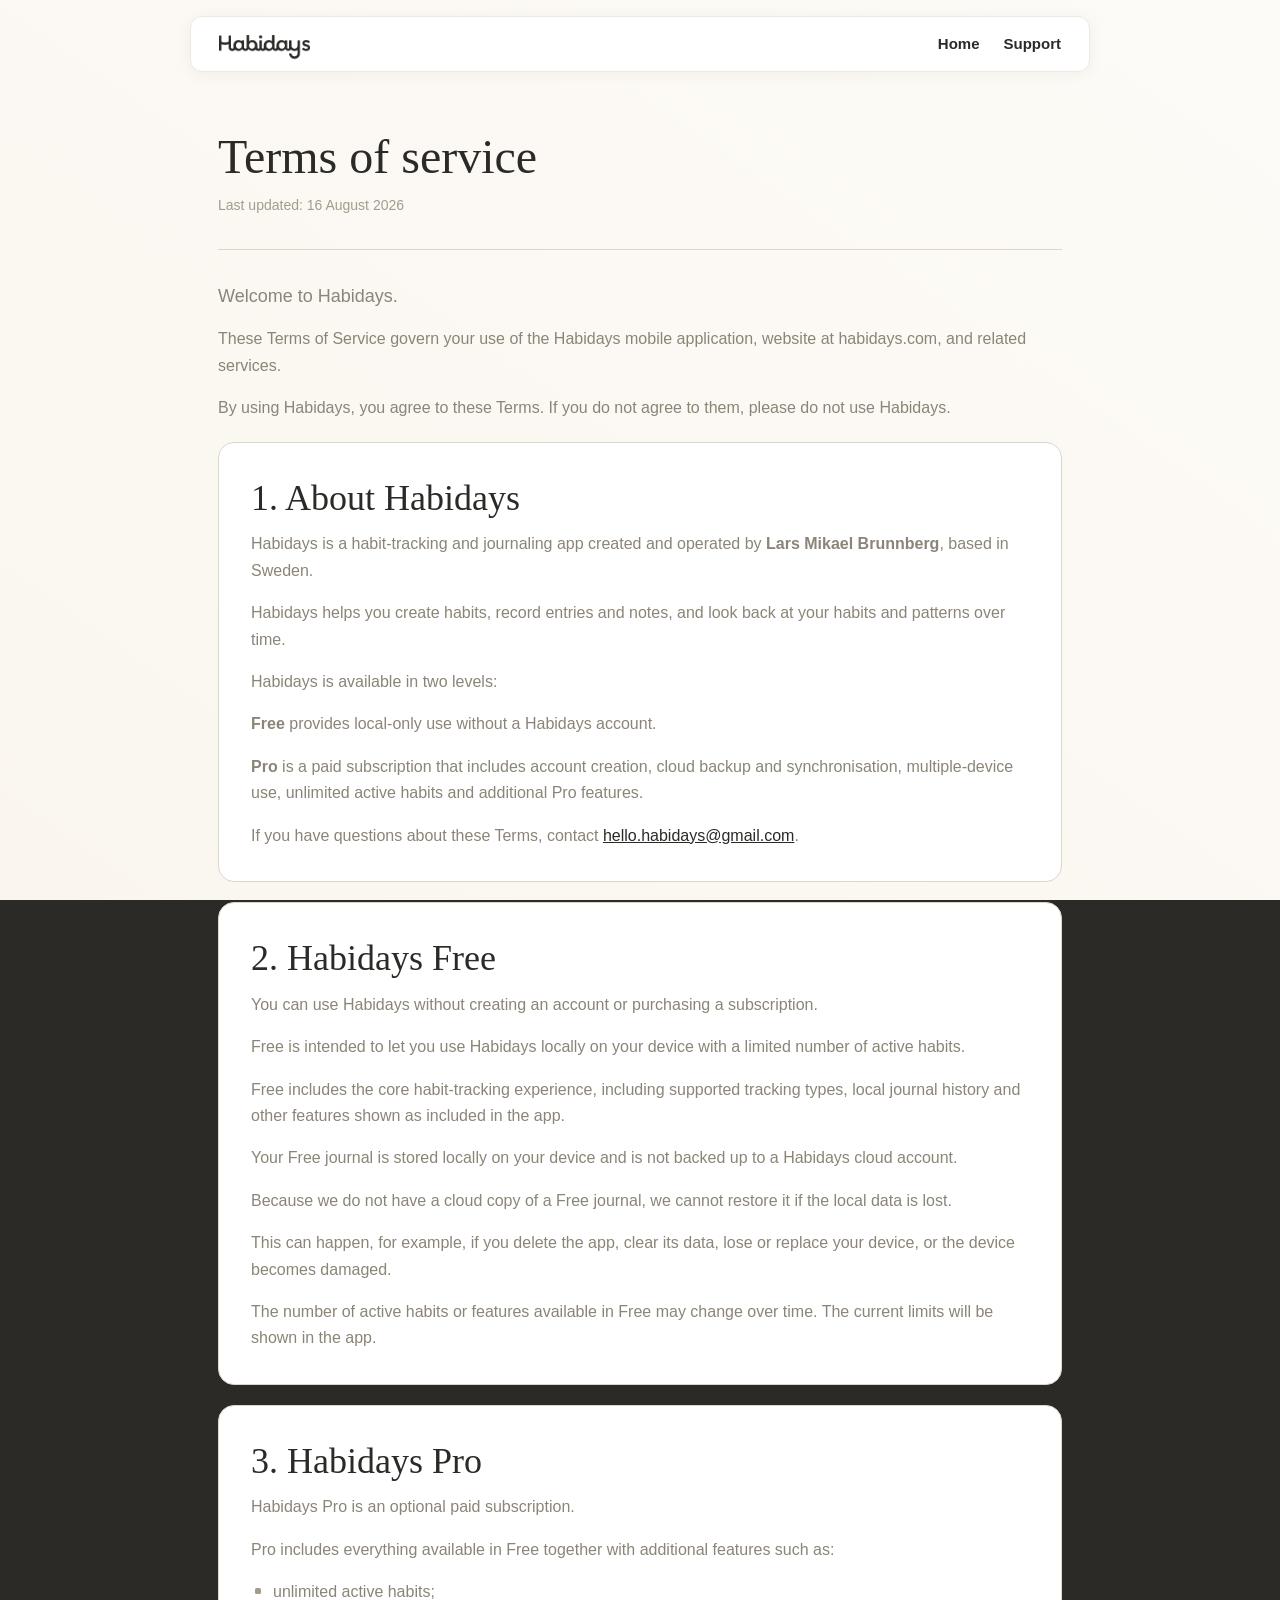
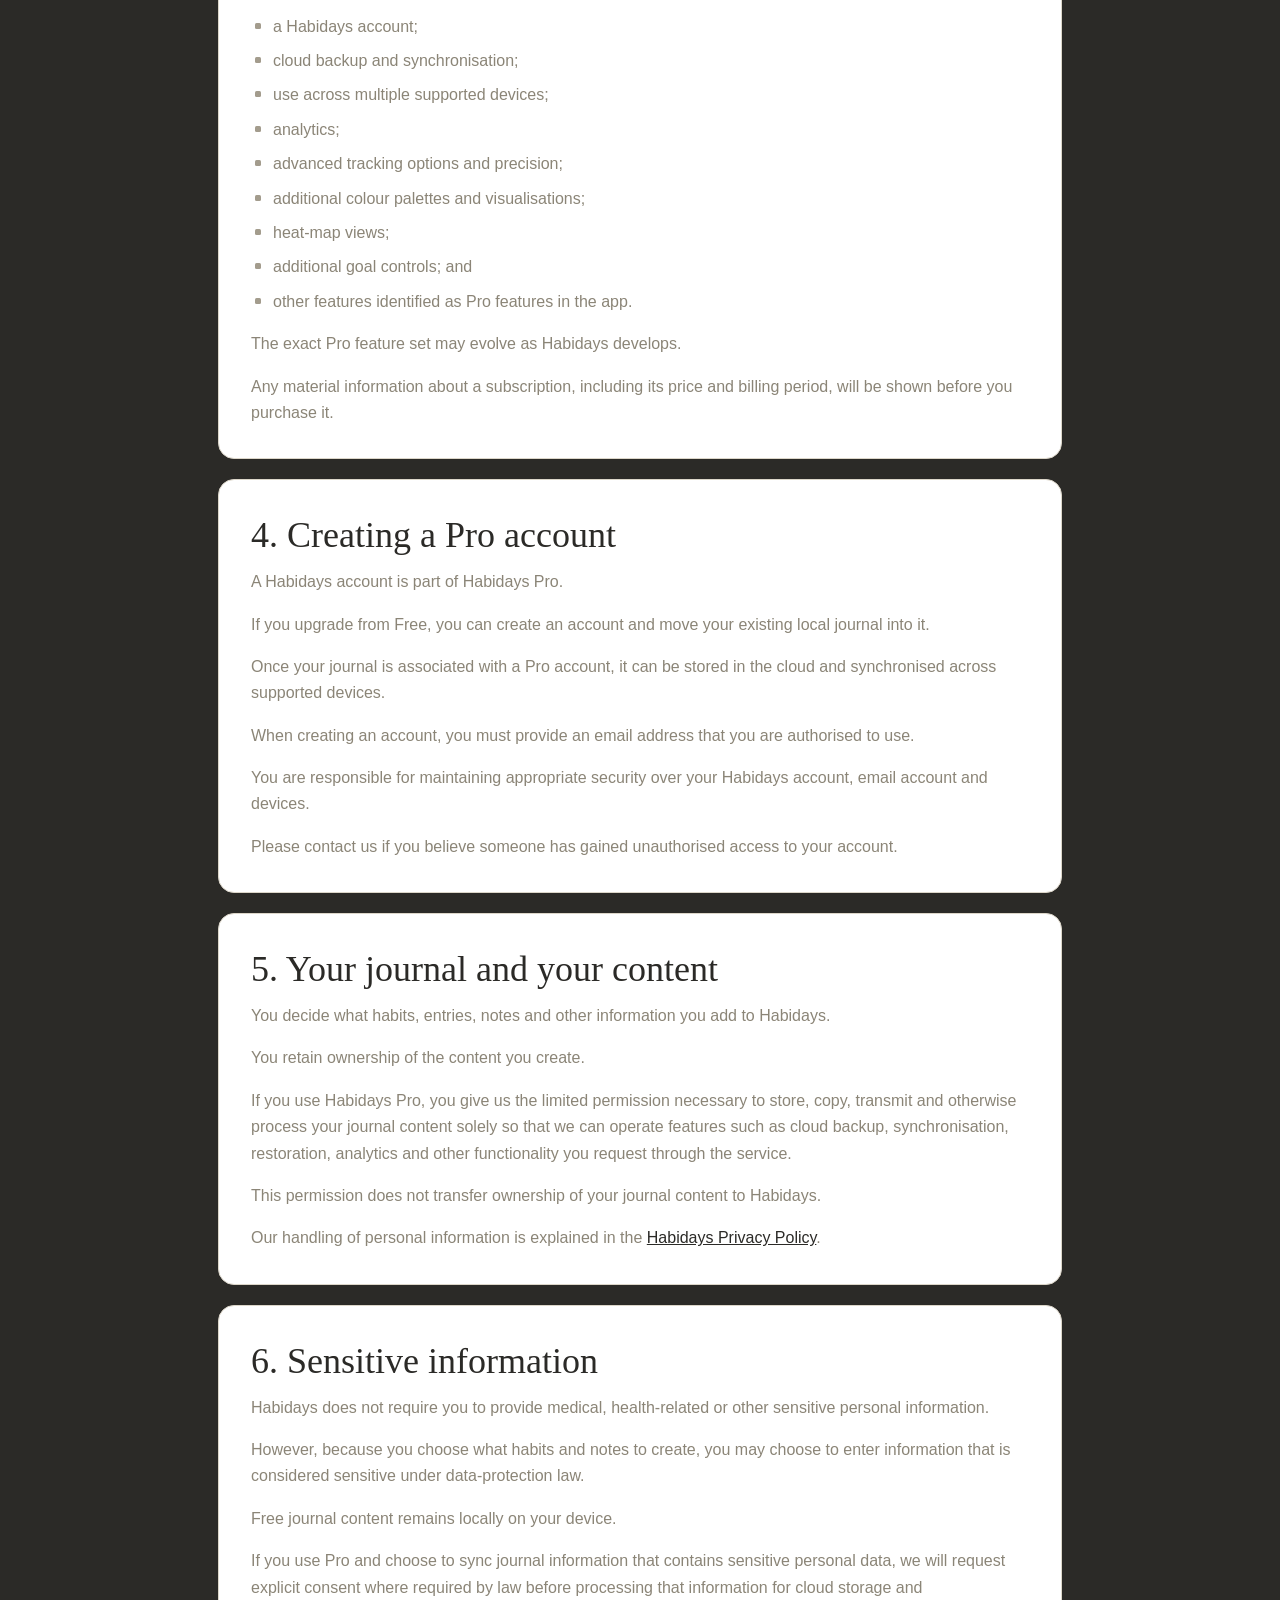
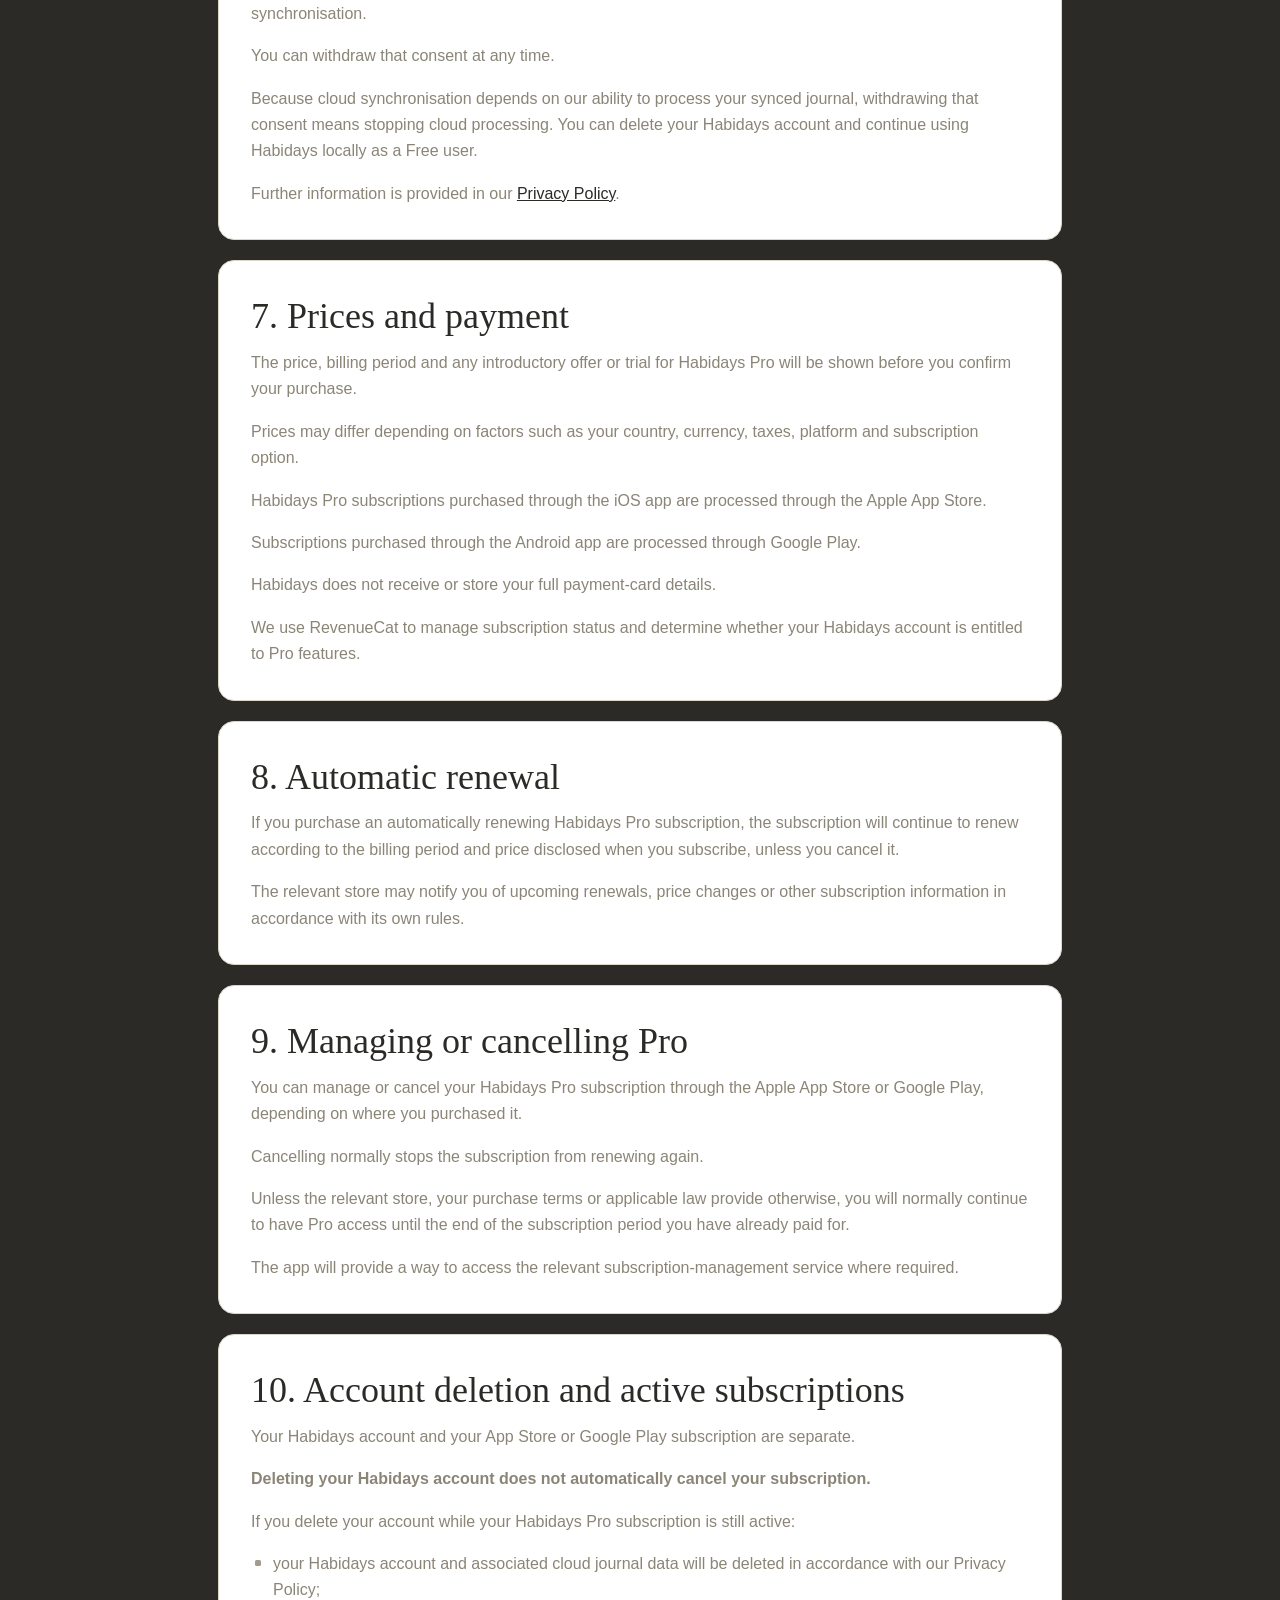
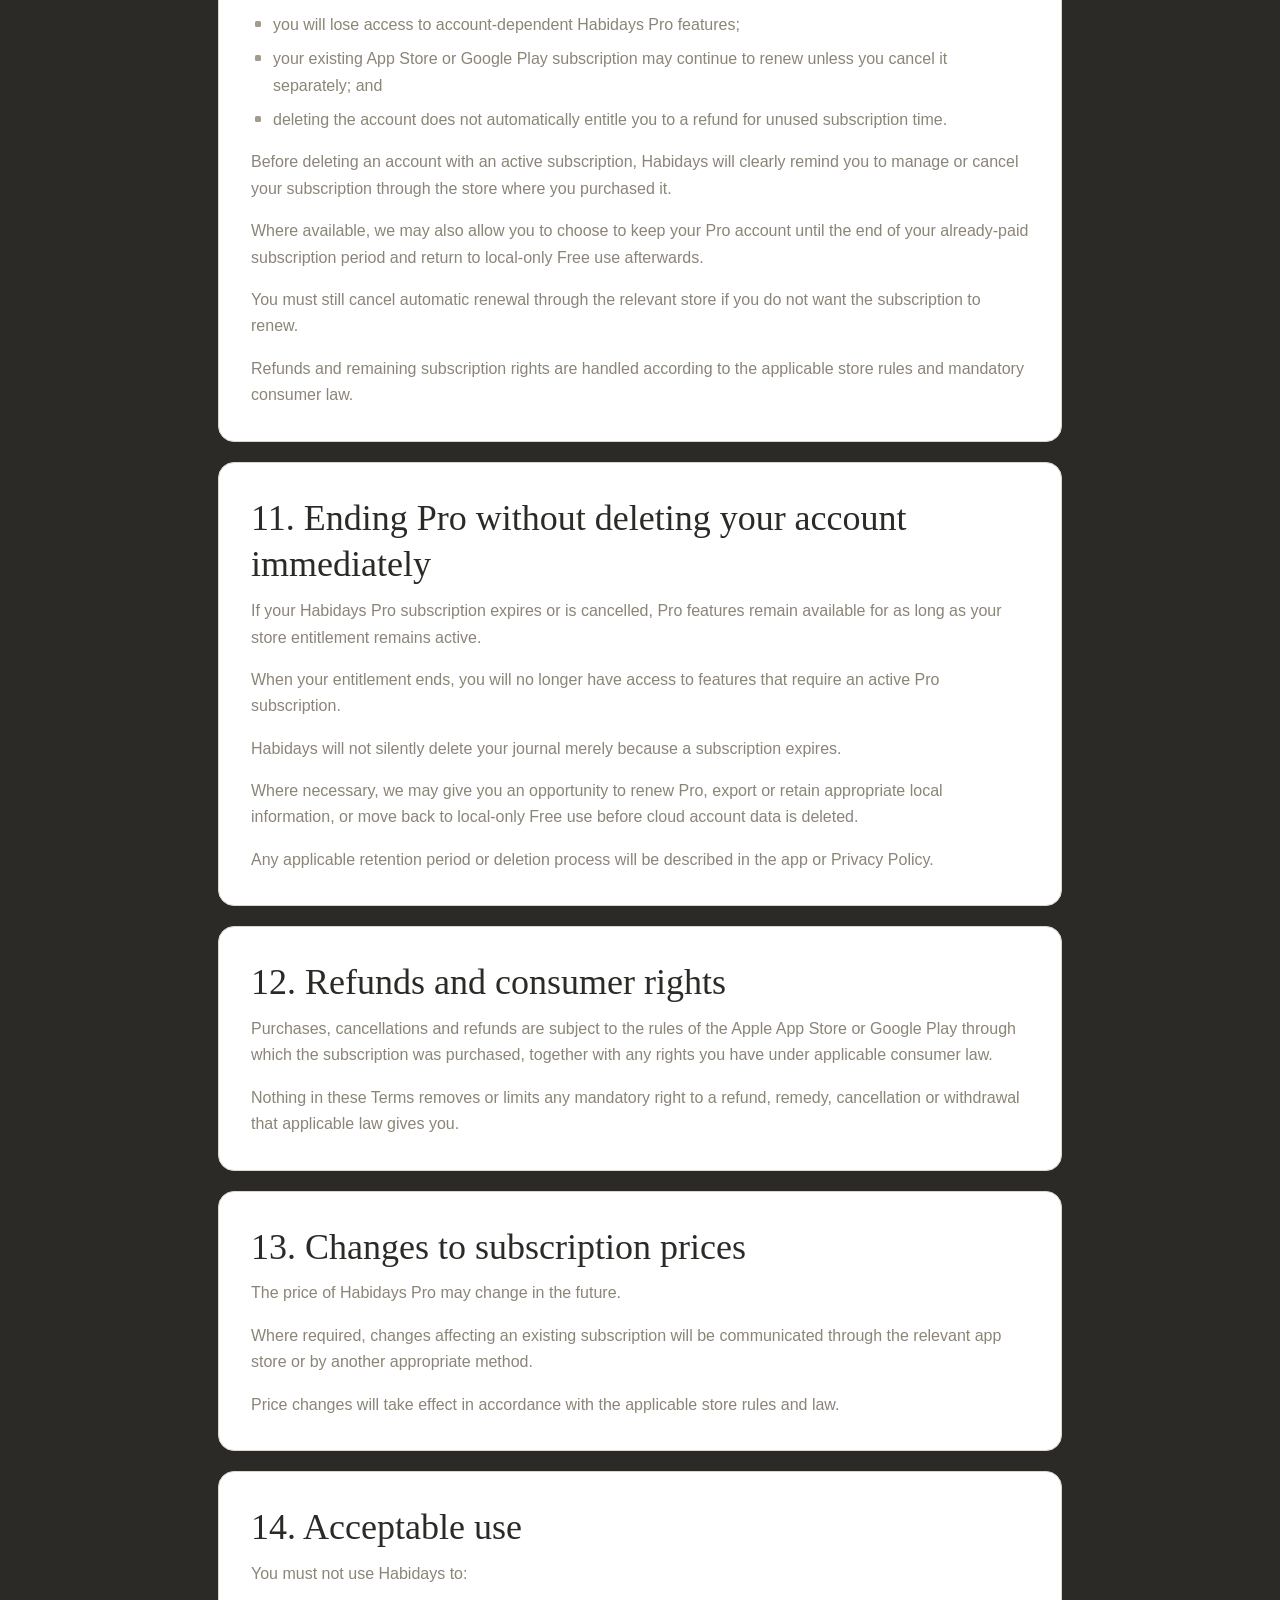
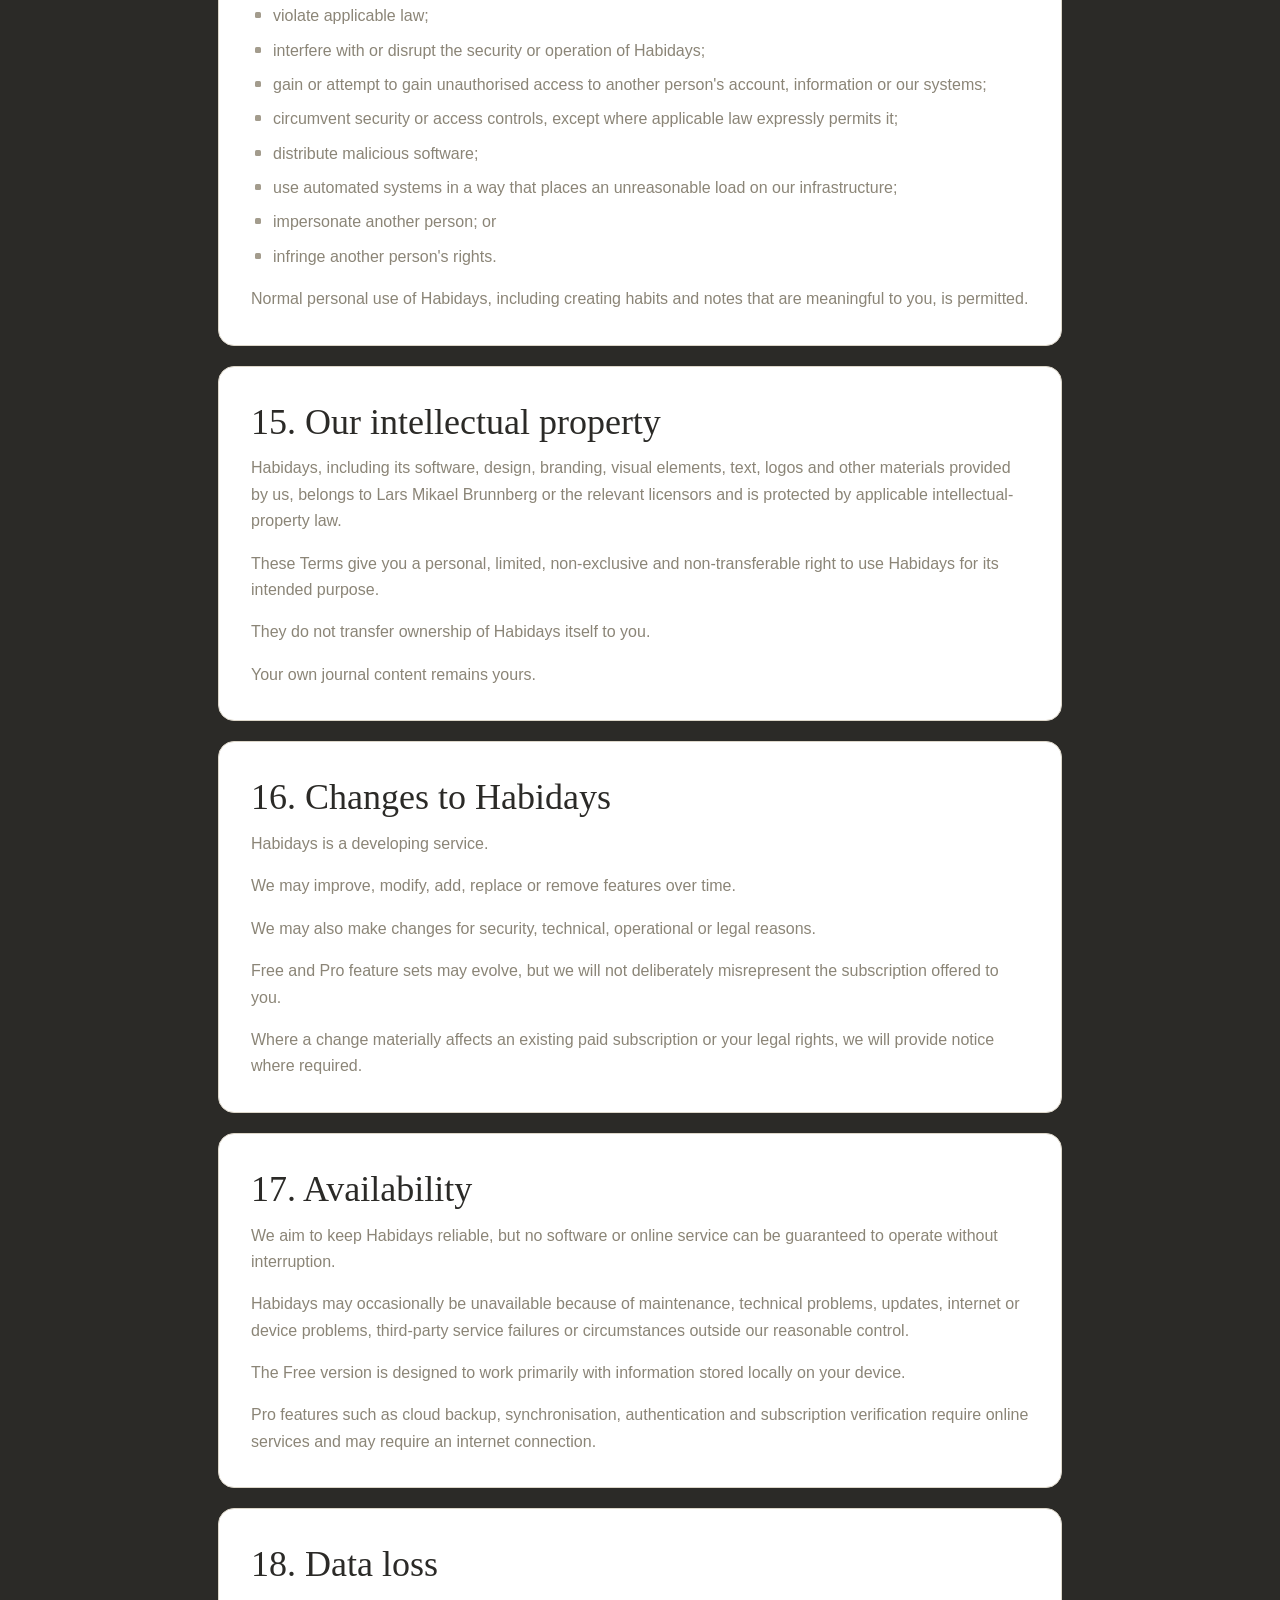
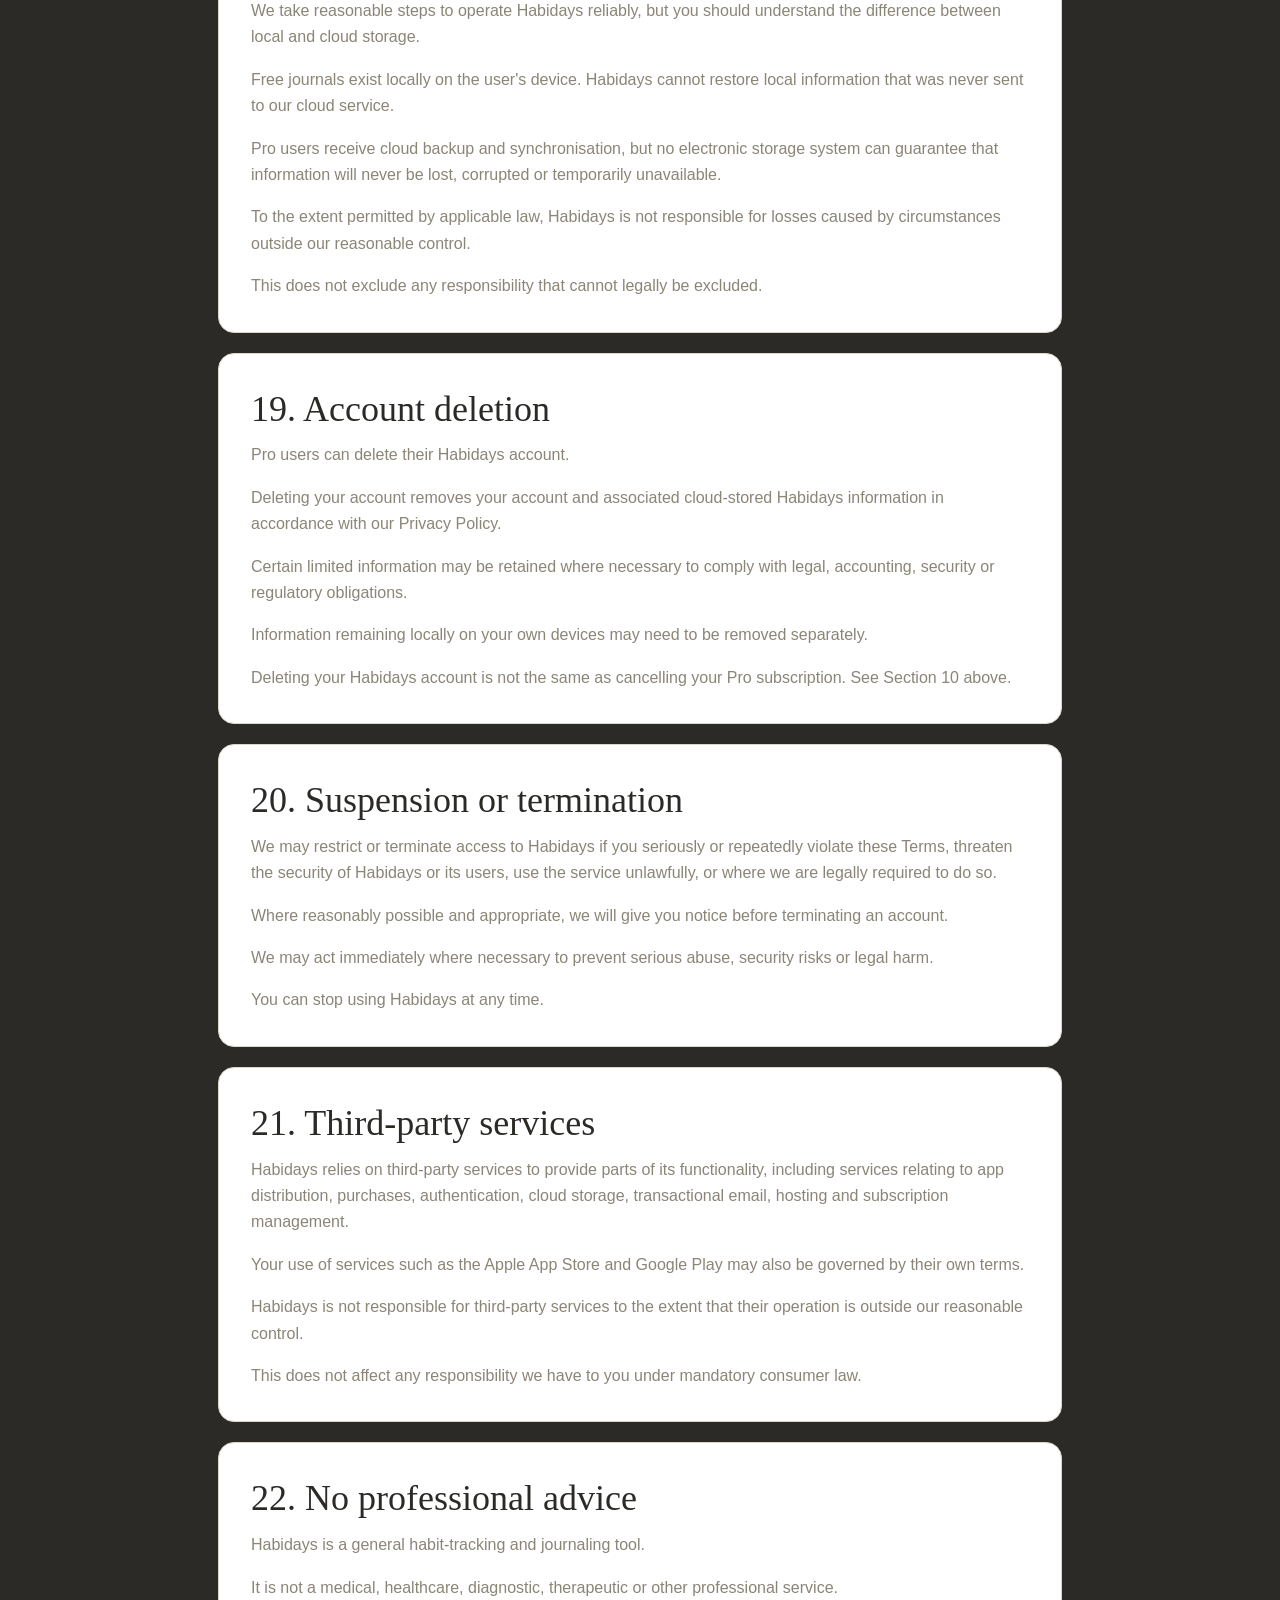
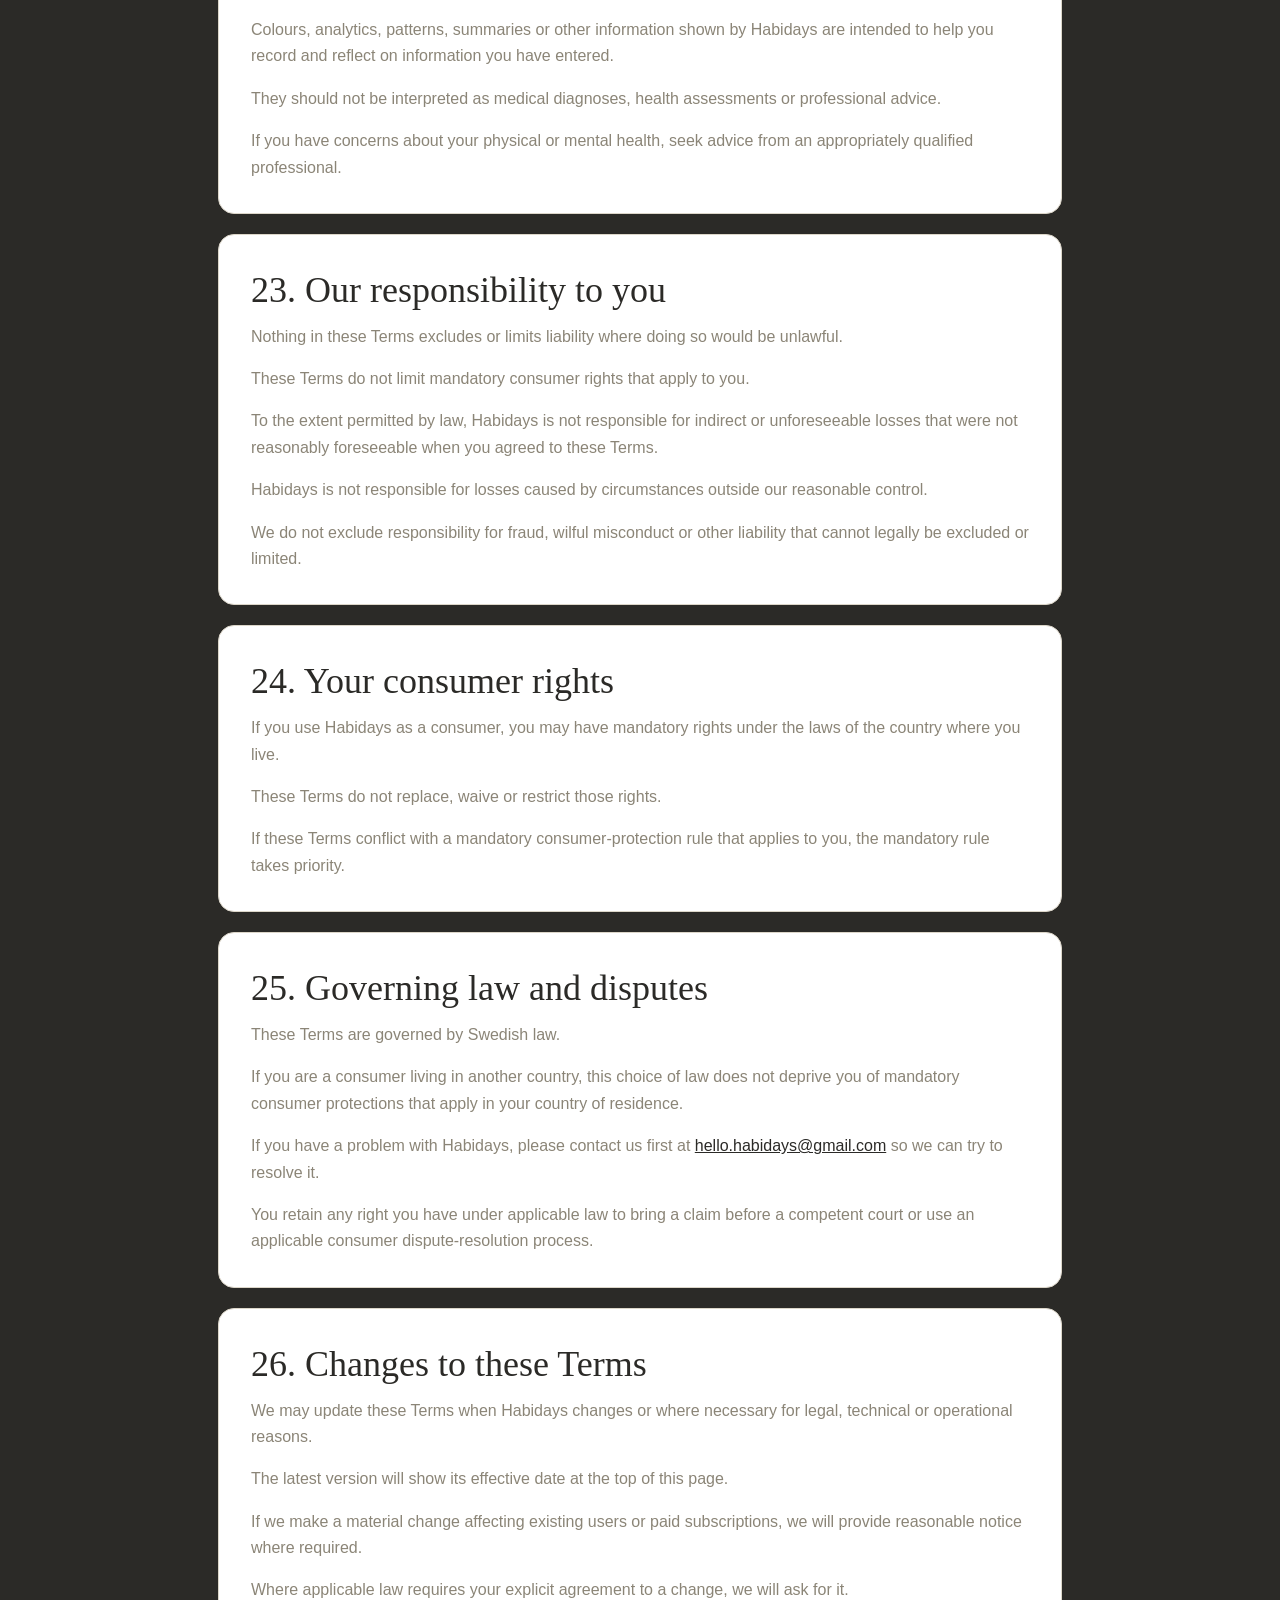
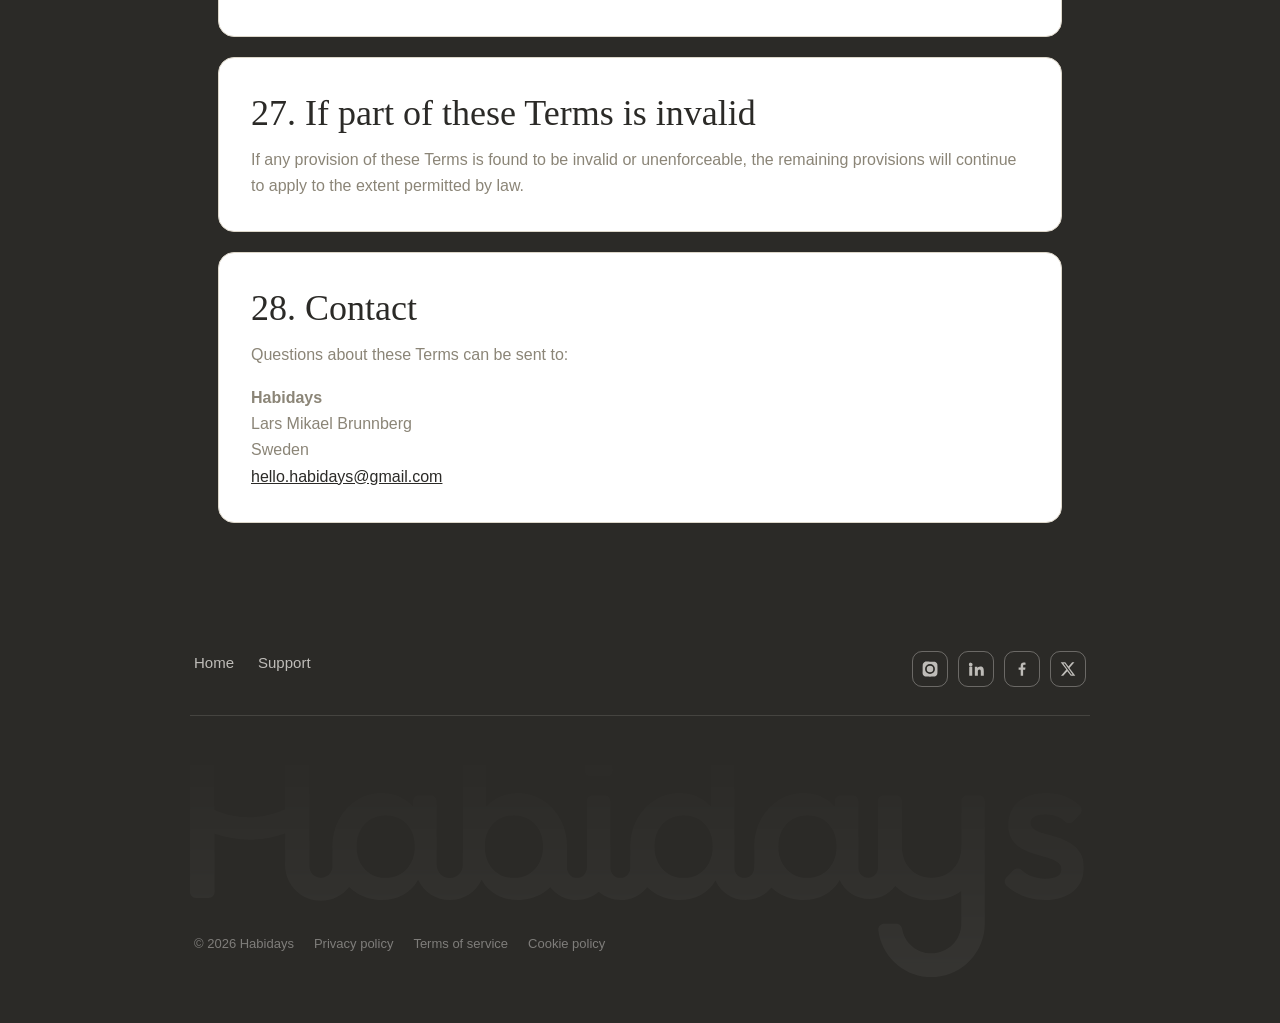
<file: terms.html>
<!DOCTYPE html>
<html lang="en">
<head>
  <meta charset="utf-8">
  <meta name="viewport" content="width=device-width, initial-scale=1">
  <title>Terms of service — Habidays</title>
  <link rel="icon" type="image/png" href="/favicon.png">
  <link rel="apple-touch-icon" href="/favicon.png">
  <link rel="stylesheet" href="/style.css">
</head>
<body data-page="terms">
  <main>
    <div class="wrap legal">

      <h1>Terms of service</h1>
      <p class="meta">Last updated: 16 August 2026</p>
      <div class="div-divider"></div>
      <p class="lead">Welcome to Habidays.</p>
      <p>
        These Terms of Service govern your use of the Habidays mobile application,
        website at habidays.com, and related services.
      </p>
      <p>
        By using Habidays, you agree to these Terms. If you do not agree to them,
        please do not use Habidays.
      </p>

      <section class="legal-card">
        <h2>1. About Habidays</h2>
        <p>Habidays is a habit-tracking and journaling app created and operated by <strong>Lars Mikael Brunnberg</strong>, based in Sweden.</p>
        <p>Habidays helps you create habits, record entries and notes, and look back at your habits and patterns over time.</p>
        <p>Habidays is available in two levels:</p>
        <p><strong>Free</strong> provides local-only use without a Habidays account.</p>
        <p><strong>Pro</strong> is a paid subscription that includes account creation, cloud backup and synchronisation, multiple-device use, unlimited active habits and additional Pro features.</p>
        <p>If you have questions about these Terms, contact <a href="mailto:hello.habidays@gmail.com">hello.habidays@gmail.com</a>.</p>
      </section>

      <section class="legal-card">
        <h2>2. Habidays Free</h2>
        <p>You can use Habidays without creating an account or purchasing a subscription.</p>
        <p>Free is intended to let you use Habidays locally on your device with a limited number of active habits.</p>
        <p>Free includes the core habit-tracking experience, including supported tracking types, local journal history and other features shown as included in the app.</p>
        <p>Your Free journal is stored locally on your device and is not backed up to a Habidays cloud account.</p>
        <p>Because we do not have a cloud copy of a Free journal, we cannot restore it if the local data is lost.</p>
        <p>This can happen, for example, if you delete the app, clear its data, lose or replace your device, or the device becomes damaged.</p>
        <p>The number of active habits or features available in Free may change over time. The current limits will be shown in the app.</p>
      </section>

      <section class="legal-card">
        <h2>3. Habidays Pro</h2>
        <p>Habidays Pro is an optional paid subscription.</p>
        <p>Pro includes everything available in Free together with additional features such as:</p>
        <ul>
          <li>unlimited active habits;</li>
          <li>a Habidays account;</li>
          <li>cloud backup and synchronisation;</li>
          <li>use across multiple supported devices;</li>
          <li>analytics;</li>
          <li>advanced tracking options and precision;</li>
          <li>additional colour palettes and visualisations;</li>
          <li>heat-map views;</li>
          <li>additional goal controls; and</li>
          <li>other features identified as Pro features in the app.</li>
        </ul>
        <p>The exact Pro feature set may evolve as Habidays develops.</p>
        <p>Any material information about a subscription, including its price and billing period, will be shown before you purchase it.</p>
      </section>

      <section class="legal-card">
        <h2>4. Creating a Pro account</h2>
        <p>A Habidays account is part of Habidays Pro.</p>
        <p>If you upgrade from Free, you can create an account and move your existing local journal into it.</p>
        <p>Once your journal is associated with a Pro account, it can be stored in the cloud and synchronised across supported devices.</p>
        <p>When creating an account, you must provide an email address that you are authorised to use.</p>
        <p>You are responsible for maintaining appropriate security over your Habidays account, email account and devices.</p>
        <p>Please contact us if you believe someone has gained unauthorised access to your account.</p>
      </section>

      <section class="legal-card">
        <h2>5. Your journal and your content</h2>
        <p>You decide what habits, entries, notes and other information you add to Habidays.</p>
        <p>You retain ownership of the content you create.</p>
        <p>If you use Habidays Pro, you give us the limited permission necessary to store, copy, transmit and otherwise process your journal content solely so that we can operate features such as cloud backup, synchronisation, restoration, analytics and other functionality you request through the service.</p>
        <p>This permission does not transfer ownership of your journal content to Habidays.</p>
        <p>Our handling of personal information is explained in the <a href="/privacy">Habidays Privacy Policy</a>.</p>
      </section>

      <section class="legal-card">
        <h2>6. Sensitive information</h2>
        <p>Habidays does not require you to provide medical, health-related or other sensitive personal information.</p>
        <p>However, because you choose what habits and notes to create, you may choose to enter information that is considered sensitive under data-protection law.</p>
        <p>Free journal content remains locally on your device.</p>
        <p>If you use Pro and choose to sync journal information that contains sensitive personal data, we will request explicit consent where required by law before processing that information for cloud storage and synchronisation.</p>
        <p>You can withdraw that consent at any time.</p>
        <p>Because cloud synchronisation depends on our ability to process your synced journal, withdrawing that consent means stopping cloud processing. You can delete your Habidays account and continue using Habidays locally as a Free user.</p>
        <p>Further information is provided in our <a href="/privacy">Privacy Policy</a>.</p>
      </section>

      <section class="legal-card">
        <h2>7. Prices and payment</h2>
        <p>The price, billing period and any introductory offer or trial for Habidays Pro will be shown before you confirm your purchase.</p>
        <p>Prices may differ depending on factors such as your country, currency, taxes, platform and subscription option.</p>
        <p>Habidays Pro subscriptions purchased through the iOS app are processed through the Apple App Store.</p>
        <p>Subscriptions purchased through the Android app are processed through Google Play.</p>
        <p>Habidays does not receive or store your full payment-card details.</p>
        <p>We use RevenueCat to manage subscription status and determine whether your Habidays account is entitled to Pro features.</p>
      </section>

      <section class="legal-card">
        <h2>8. Automatic renewal</h2>
        <p>If you purchase an automatically renewing Habidays Pro subscription, the subscription will continue to renew according to the billing period and price disclosed when you subscribe, unless you cancel it.</p>
        <p>The relevant store may notify you of upcoming renewals, price changes or other subscription information in accordance with its own rules.</p>
      </section>

      <section class="legal-card">
        <h2>9. Managing or cancelling Pro</h2>
        <p>You can manage or cancel your Habidays Pro subscription through the Apple App Store or Google Play, depending on where you purchased it.</p>
        <p>Cancelling normally stops the subscription from renewing again.</p>
        <p>Unless the relevant store, your purchase terms or applicable law provide otherwise, you will normally continue to have Pro access until the end of the subscription period you have already paid for.</p>
        <p>The app will provide a way to access the relevant subscription-management service where required.</p>
      </section>

      <section class="legal-card">
        <h2>10. Account deletion and active subscriptions</h2>
        <p>Your Habidays account and your App Store or Google Play subscription are separate.</p>
        <p><strong>Deleting your Habidays account does not automatically cancel your subscription.</strong></p>
        <p>If you delete your account while your Habidays Pro subscription is still active:</p>
        <ul>
          <li>your Habidays account and associated cloud journal data will be deleted in accordance with our Privacy Policy;</li>
          <li>you will lose access to account-dependent Habidays Pro features;</li>
          <li>your existing App Store or Google Play subscription may continue to renew unless you cancel it separately; and</li>
          <li>deleting the account does not automatically entitle you to a refund for unused subscription time.</li>
        </ul>
        <p>Before deleting an account with an active subscription, Habidays will clearly remind you to manage or cancel your subscription through the store where you purchased it.</p>
        <p>Where available, we may also allow you to choose to keep your Pro account until the end of your already-paid subscription period and return to local-only Free use afterwards.</p>
        <p>You must still cancel automatic renewal through the relevant store if you do not want the subscription to renew.</p>
        <p>Refunds and remaining subscription rights are handled according to the applicable store rules and mandatory consumer law.</p>
      </section>

      <section class="legal-card">
        <h2>11. Ending Pro without deleting your account immediately</h2>
        <p>If your Habidays Pro subscription expires or is cancelled, Pro features remain available for as long as your store entitlement remains active.</p>
        <p>When your entitlement ends, you will no longer have access to features that require an active Pro subscription.</p>
        <p>Habidays will not silently delete your journal merely because a subscription expires.</p>
        <p>Where necessary, we may give you an opportunity to renew Pro, export or retain appropriate local information, or move back to local-only Free use before cloud account data is deleted.</p>
        <p>Any applicable retention period or deletion process will be described in the app or Privacy Policy.</p>
      </section>

      <section class="legal-card">
        <h2>12. Refunds and consumer rights</h2>
        <p>Purchases, cancellations and refunds are subject to the rules of the Apple App Store or Google Play through which the subscription was purchased, together with any rights you have under applicable consumer law.</p>
        <p>Nothing in these Terms removes or limits any mandatory right to a refund, remedy, cancellation or withdrawal that applicable law gives you.</p>
      </section>

      <section class="legal-card">
        <h2>13. Changes to subscription prices</h2>
        <p>The price of Habidays Pro may change in the future.</p>
        <p>Where required, changes affecting an existing subscription will be communicated through the relevant app store or by another appropriate method.</p>
        <p>Price changes will take effect in accordance with the applicable store rules and law.</p>
      </section>

      <section class="legal-card">
        <h2>14. Acceptable use</h2>
        <p>You must not use Habidays to:</p>
        <ul>
          <li>violate applicable law;</li>
          <li>interfere with or disrupt the security or operation of Habidays;</li>
          <li>gain or attempt to gain unauthorised access to another person's account, information or our systems;</li>
          <li>circumvent security or access controls, except where applicable law expressly permits it;</li>
          <li>distribute malicious software;</li>
          <li>use automated systems in a way that places an unreasonable load on our infrastructure;</li>
          <li>impersonate another person; or</li>
          <li>infringe another person's rights.</li>
        </ul>
        <p>Normal personal use of Habidays, including creating habits and notes that are meaningful to you, is permitted.</p>
      </section>

      <section class="legal-card">
        <h2>15. Our intellectual property</h2>
        <p>Habidays, including its software, design, branding, visual elements, text, logos and other materials provided by us, belongs to Lars Mikael Brunnberg or the relevant licensors and is protected by applicable intellectual-property law.</p>
        <p>These Terms give you a personal, limited, non-exclusive and non-transferable right to use Habidays for its intended purpose.</p>
        <p>They do not transfer ownership of Habidays itself to you.</p>
        <p>Your own journal content remains yours.</p>
      </section>

      <section class="legal-card">
        <h2>16. Changes to Habidays</h2>
        <p>Habidays is a developing service.</p>
        <p>We may improve, modify, add, replace or remove features over time.</p>
        <p>We may also make changes for security, technical, operational or legal reasons.</p>
        <p>Free and Pro feature sets may evolve, but we will not deliberately misrepresent the subscription offered to you.</p>
        <p>Where a change materially affects an existing paid subscription or your legal rights, we will provide notice where required.</p>
      </section>

      <section class="legal-card">
        <h2>17. Availability</h2>
        <p>We aim to keep Habidays reliable, but no software or online service can be guaranteed to operate without interruption.</p>
        <p>Habidays may occasionally be unavailable because of maintenance, technical problems, updates, internet or device problems, third-party service failures or circumstances outside our reasonable control.</p>
        <p>The Free version is designed to work primarily with information stored locally on your device.</p>
        <p>Pro features such as cloud backup, synchronisation, authentication and subscription verification require online services and may require an internet connection.</p>
      </section>

      <section class="legal-card">
        <h2>18. Data loss</h2>
        <p>We take reasonable steps to operate Habidays reliably, but you should understand the difference between local and cloud storage.</p>
        <p>Free journals exist locally on the user's device. Habidays cannot restore local information that was never sent to our cloud service.</p>
        <p>Pro users receive cloud backup and synchronisation, but no electronic storage system can guarantee that information will never be lost, corrupted or temporarily unavailable.</p>
        <p>To the extent permitted by applicable law, Habidays is not responsible for losses caused by circumstances outside our reasonable control.</p>
        <p>This does not exclude any responsibility that cannot legally be excluded.</p>
      </section>

      <section class="legal-card">
        <h2>19. Account deletion</h2>
        <p>Pro users can delete their Habidays account.</p>
        <p>Deleting your account removes your account and associated cloud-stored Habidays information in accordance with our Privacy Policy.</p>
        <p>Certain limited information may be retained where necessary to comply with legal, accounting, security or regulatory obligations.</p>
        <p>Information remaining locally on your own devices may need to be removed separately.</p>
        <p>Deleting your Habidays account is not the same as cancelling your Pro subscription. See Section 10 above.</p>
      </section>

      <section class="legal-card">
        <h2>20. Suspension or termination</h2>
        <p>We may restrict or terminate access to Habidays if you seriously or repeatedly violate these Terms, threaten the security of Habidays or its users, use the service unlawfully, or where we are legally required to do so.</p>
        <p>Where reasonably possible and appropriate, we will give you notice before terminating an account.</p>
        <p>We may act immediately where necessary to prevent serious abuse, security risks or legal harm.</p>
        <p>You can stop using Habidays at any time.</p>
      </section>

      <section class="legal-card">
        <h2>21. Third-party services</h2>
        <p>Habidays relies on third-party services to provide parts of its functionality, including services relating to app distribution, purchases, authentication, cloud storage, transactional email, hosting and subscription management.</p>
        <p>Your use of services such as the Apple App Store and Google Play may also be governed by their own terms.</p>
        <p>Habidays is not responsible for third-party services to the extent that their operation is outside our reasonable control.</p>
        <p>This does not affect any responsibility we have to you under mandatory consumer law.</p>
      </section>

      <section class="legal-card">
        <h2>22. No professional advice</h2>
        <p>Habidays is a general habit-tracking and journaling tool.</p>
        <p>It is not a medical, healthcare, diagnostic, therapeutic or other professional service.</p>
        <p>Colours, analytics, patterns, summaries or other information shown by Habidays are intended to help you record and reflect on information you have entered.</p>
        <p>They should not be interpreted as medical diagnoses, health assessments or professional advice.</p>
        <p>If you have concerns about your physical or mental health, seek advice from an appropriately qualified professional.</p>
      </section>

      <section class="legal-card">
        <h2>23. Our responsibility to you</h2>
        <p>Nothing in these Terms excludes or limits liability where doing so would be unlawful.</p>
        <p>These Terms do not limit mandatory consumer rights that apply to you.</p>
        <p>To the extent permitted by law, Habidays is not responsible for indirect or unforeseeable losses that were not reasonably foreseeable when you agreed to these Terms.</p>
        <p>Habidays is not responsible for losses caused by circumstances outside our reasonable control.</p>
        <p>We do not exclude responsibility for fraud, wilful misconduct or other liability that cannot legally be excluded or limited.</p>
      </section>

      <section class="legal-card">
        <h2>24. Your consumer rights</h2>
        <p>If you use Habidays as a consumer, you may have mandatory rights under the laws of the country where you live.</p>
        <p>These Terms do not replace, waive or restrict those rights.</p>
        <p>If these Terms conflict with a mandatory consumer-protection rule that applies to you, the mandatory rule takes priority.</p>
      </section>

      <section class="legal-card">
        <h2>25. Governing law and disputes</h2>
        <p>These Terms are governed by Swedish law.</p>
        <p>If you are a consumer living in another country, this choice of law does not deprive you of mandatory consumer protections that apply in your country of residence.</p>
        <p>If you have a problem with Habidays, please contact us first at <a href="mailto:hello.habidays@gmail.com">hello.habidays@gmail.com</a> so we can try to resolve it.</p>
        <p>You retain any right you have under applicable law to bring a claim before a competent court or use an applicable consumer dispute-resolution process.</p>
      </section>

      <section class="legal-card">
        <h2>26. Changes to these Terms</h2>
        <p>We may update these Terms when Habidays changes or where necessary for legal, technical or operational reasons.</p>
        <p>The latest version will show its effective date at the top of this page.</p>
        <p>If we make a material change affecting existing users or paid subscriptions, we will provide reasonable notice where required.</p>
        <p>Where applicable law requires your explicit agreement to a change, we will ask for it.</p>
      </section>

      <section class="legal-card">
        <h2>27. If part of these Terms is invalid</h2>
        <p>If any provision of these Terms is found to be invalid or unenforceable, the remaining provisions will continue to apply to the extent permitted by law.</p>
      </section>

      <section class="legal-card">
        <h2>28. Contact</h2>
        <p>Questions about these Terms can be sent to:</p>
        <p>
          <strong>Habidays</strong><br>
          Lars Mikael Brunnberg<br>
          Sweden<br>
          <a href="mailto:hello.habidays@gmail.com">hello.habidays@gmail.com</a>
        </p>
      </section>

    </div>
  </main>

  <script src="/layout.js"></script>
</body>
</html>
</file>
<file: style.css>
:root {
  --page:      #FDFBF7;
  --page-deep: #FAF6EF;
  --card:      #FFFFFF;
  --ink:       #2B2A27;
  --text:      #8B8577;
  --muted:     #A39C8D;
  --line:      #DCD6C9;
  --line-soft: #EDE9E0;

  --w: 900px;                 /* one width for everything */
  --serif: Georgia, 'Times New Roman', serif;
  --sans:  -apple-system, BlinkMacSystemFont, 'Segoe UI', Roboto, Helvetica, Arial, sans-serif;
}

* { box-sizing: border-box; }
html { scroll-behavior: smooth; }

html { background: var(--ink); }

body {
  margin: 0;
  min-height: 100vh;
  display: flex;
  flex-direction: column;
  background: linear-gradient(to top right, var(--page-deep), var(--page));
  background-attachment: fixed;
  font-family: var(--sans);
  color: var(--text);
  line-height: 1.65;
  -webkit-font-smoothing: antialiased;
}

/* ---------- navbar ---------- */
.nav-outer { position: sticky; top: 0; z-index: 50; padding: 16px 24px; }
.nav {
  max-width: var(--w); margin: 0 auto;
  background: var(--card);
  border: 1px solid var(--line-soft);
  border-radius: 12px;
  padding: 14px 28px;
  display: flex; align-items: center; justify-content: space-between;
  gap: 16px;
  box-shadow: 0 2px 16px rgba(43, 42, 39, 0.05);
}
.nav-logo img { height: 26px; display: block; position: relative; top: 4px; }
.nav-links { display: flex; align-items: center; gap: 24px; }
.nav-links a {
  font-size: 15px; color: var(--ink); font-weight: 600;
  text-decoration: none; white-space: nowrap;
}
.nav-links a:hover { opacity: 0.65; }

/* ---------- page content ---------- */
main { flex: 1; }
.wrap { max-width: var(--w); margin: 0 auto; padding: 40px 28px 80px; }

h1 { font-family: var(--serif); font-weight: 400; font-size: 48px; line-height: 1.2; color: var(--ink); margin: 0 0 16px; }
h2 { font-family: var(--serif); font-weight: 400; font-size: 36px; line-height: 1.3; color: var(--ink); margin: 44px 0 10px; }
h3 { font-family: var(--serif); font-weight: 400; font-size: 24px; color: var(--ink); margin: 28px 0 6px; }
p { margin: 0 0 16px; }
a { color: var(--ink); }
ul { margin: 0 0 16px; padding-left: 20px; }
li { margin-bottom: 8px; }
.lead { font-size: 18px; line-height: 1.6; }

.card {
  background: var(--card); border: 1px solid var(--line);
  border-radius: 16px; padding: 28px; margin: 28px 0;
}
.card p:last-child { margin-bottom: 0; }
.card strong { color: var(--ink); }
.meta { font-size: 14px; color: var(--muted); }

/* ---------- footer ---------- */
footer { background: var(--ink); color: rgba(253, 251, 247, 0.7); padding: 48px 24px 0; }
.foot-inner { max-width: var(--w); margin: 0 auto; }
.foot-links {
  display: flex; justify-content: space-between; flex-wrap: wrap;
  gap: 24px; padding: 0 4px 28px;
  border-bottom: 1px solid rgba(253, 251, 247, 0.12);
  margin-bottom: 28px;
}
.foot-col { display: flex; gap: 24px; flex-wrap: wrap; }
.foot-col a { color: rgba(253, 251, 247, 0.7); text-decoration: none; font-size: 15px; }
.foot-col a:hover { color: #FDFBF7; }

/* legal links sit quieter than the nav links */
.foot-col.legal a { color: rgba(253, 251, 247, 0.4); font-size: 13px; }
.foot-col.legal a:hover { color: rgba(253, 251, 247, 0.7); }

.foot-legal {
  max-width: var(--w); margin: -90px auto 0;
  padding: 0 4px 28px;
  position: relative; z-index: 1;
  display: flex; gap: 20px; flex-wrap: wrap;
  font-size: 13px; color: rgba(253, 251, 247, 0.4);
}
.foot-legal a { color: rgba(253, 251, 247, 0.4); text-decoration: none; }
.foot-legal a:hover { color: rgba(253, 251, 247, 0.7); }

.foot-social { display: flex; gap: 10px; }
.foot-social a {
  width: 36px; height: 36px; border-radius: 10px;
  border: 1px solid rgba(253, 251, 247, 0.3);
  color: rgba(253, 251, 247, 0.7);
  display: flex; align-items: center; justify-content: center;
  transition: border-color .15s, color .15s;
}
.foot-social a:hover {
  border-color: rgba(253, 251, 247, 0.7); color: #FDFBF7;
}

/* big mark: fades in from transparent at the top to 5% at the bottom */
.foot-mark { max-width: var(--w); margin: 0 auto; padding-bottom: 24px; }
.foot-mark img {
  width: 100%; display: block; opacity: 0.05;
  -webkit-mask-image: linear-gradient(to bottom, transparent 0%, #000 100%);
          mask-image: linear-gradient(to bottom, transparent 0%, #000 100%);
}

/* ---------- mobile ---------- */
@media (max-width: 640px) {
  .nav-outer { padding: 12px 16px; }
  .nav { padding: 12px 18px; }
  .nav-logo img { height: 22px; }
  .nav-links { gap: 16px; }
  .nav-links a { font-size: 14px; }

  .wrap { padding: 28px 20px 60px; }
  h1 { font-size: 38px; }
  h2 { font-size: 20px; margin-top: 36px; }
  h3 { font-size: 22px; }
  .lead { font-size: 16px; }
  .card { padding: 22px; }

  footer { padding: 36px 16px 0; }
  .foot-links { flex-direction: column; gap: 16px; padding-bottom: 28px; }
  .foot-legal { margin-top: -46px; }
  .foot-col { gap: 18px; }
}

/* ---------- FAQ ---------- */
.faq { border-bottom: 1px solid var(--line-soft); }
.faq:first-of-type { border-top: 1px solid var(--line-soft); }

.faq-q {
  width: 100%; background: none; border: 0; cursor: pointer;
  display: flex; align-items: center; justify-content: space-between; gap: 16px;
  padding: 20px 2px; text-align: left;
  font-family: var(--serif); font-size: 18px; color: var(--ink);
}

.faq-icon { position: relative; width: 16px; height: 16px; flex-shrink: 0; }
.faq-icon::before,
.faq-icon::after {
  content: ''; position: absolute; background: var(--muted);
  transition: transform .2s ease;
}
.faq-icon::before { top: 7px; left: 0; width: 16px; height: 1.5px; }
.faq-icon::after  { left: 7px; top: 0; width: 1.5px; height: 16px; }
.faq-q[aria-expanded="true"] .faq-icon { transform: rotate(45deg); }
.faq-q[aria-expanded="true"] .faq-icon::before,
.faq-q[aria-expanded="true"] .faq-icon::after { background: var(--ink); }

.faq-a { display: none; padding: 0 2px 20px; }
.faq-q[aria-expanded="true"] + .faq-a { display: block; }
.faq-a p:last-child { margin-bottom: 0; }

/* ---------- buttons ---------- */
.cta-row { display: flex; gap: 12px; flex-wrap: wrap; margin-top: 28px; }
.btn {
  display: inline-flex; align-items: center; justify-content: center;
  padding: 15px 28px; border-radius: 12px;
  font-size: 16px; font-weight: 600; text-decoration: none;
  border: 1px solid var(--ink);
}
.btn-primary { background: var(--ink); color: var(--page); }
.btn-primary:hover { opacity: .88; }
.btn-ghost { background: transparent; color: var(--ink); }
.btn-ghost:hover { background: rgba(43,42,39,.05); }
.btn-store {
  background: transparent; color: #FDFBF7;
  border-color: rgba(253,251,247,.4);
}
.btn-store:hover { border-color: #FDFBF7; }

/* ---------- hero ---------- */
.hero { padding-bottom: 8px; }
.hero h1 { font-size: 52px; }
.hero-img { padding: 32px 28px 0; max-width: 1400px; margin: 0 auto; }
.hero-img img {
  width: 100%; aspect-ratio: 16 / 9; object-fit: cover;
  display: block; border-radius: 20px;
}

/* ---------- promise ---------- */
.promise {
  background: url('/assets/home-bg-pattern.png') center / cover no-repeat;
  border-radius: 20px;
  aspect-ratio: 16 / 9;
  display: flex; align-items: center; justify-content: center;
  padding: 40px; margin: 72px 0;
}
.promise-inner { max-width: 460px; text-align: center; }
.promise-inner h2 { margin-top: 0; }

/* ---------- features ---------- */
.features { padding-top: 0; }
.feature {
  display: grid; grid-template-columns: 1fr 1fr;
  gap: 48px; align-items: center;
  margin-bottom: 88px;
}
.feature.reverse .feature-text { order: 2; }
.feature.reverse .feature-img { order: 1; }
.feature-text h2 { margin-top: 0; }
.feature-img img {
  width: 100%; aspect-ratio: 1 / 1; object-fit: cover;
  display: block; border-radius: 16px;
}

/* ---------- what's included ---------- */
.included { padding-bottom: 24px; }
.incl-table { margin-top: 32px; border-top: 1px solid var(--line-soft); }
.incl-head, .incl-row {
  display: grid; grid-template-columns: 1fr 80px 80px;
  align-items: center; gap: 12px;
  padding: 14px 4px; border-bottom: 1px solid var(--line-soft);
}
.incl-head { font-size: 13px; color: var(--muted); padding: 10px 4px; }
.incl-head span:not(:first-child),
.incl-row span:not(:first-child) { text-align: center; }
.incl-row span:first-child { color: var(--ink); }

/* ---------- pricing ---------- */
.pricing { padding-top: 56px; }
.plan-toggle {
  display: inline-flex; gap: 4px; padding: 4px;
  background: var(--card); border: 1px solid var(--line);
  border-radius: 999px; margin: 8px 0 24px;
}
.plan-btn {
  border: 0; background: none; cursor: pointer;
  padding: 8px 20px; border-radius: 999px;
  font-family: var(--sans); font-size: 14px; color: var(--text);
}
.plan-btn.active { background: var(--ink); color: var(--page); }

.plans { display: grid; grid-template-columns: 1fr 1fr; gap: 16px; }
.plan {
  background: var(--card); border: 1px solid var(--line);
  border-radius: 16px; padding: 28px;
}
.plan-pro { border-color: var(--ink); }
.plan h3 { margin: 0 0 8px; }
.plan-price {
  font-family: var(--serif); font-size: 34px; color: var(--ink); margin: 0 0 8px;
}
.plan-star { font-size: 18px; vertical-align: super; color: var(--muted); }
.plan-note { font-size: 14px; margin: 0; }
.plan-foot { font-size: 13px; color: var(--muted); margin-top: 14px; }

/* ---------- dark CTA ---------- */
.cta-dark {
  background: var(--ink); color: rgba(253,251,247,.7);
  border-radius: 20px; padding: 56px 40px; margin-top: 32px;
}
.cta-dark h2 { color: #FDFBF7; margin-top: 0; }
.cta-dark a { color: #FDFBF7; }

/* ---------- quotes ---------- */
.quotes { padding-top: 72px; }
.quote-grid { display: grid; grid-template-columns: repeat(3, 1fr); gap: 16px; }
.quote-col { display: flex; flex-direction: column; gap: 16px; }
.quote-card {
  background: var(--card); border: 1px solid var(--line);
  border-radius: 16px; padding: 24px;
}
.quote-card h4 {
  font-family: var(--serif); font-weight: 400; font-size: 17px;
  line-height: 1.45; color: var(--ink); margin: 0 0 20px;
}
.quote-by { display: flex; align-items: center; gap: 10px; }
.quote-by img { width: 36px; height: 36px; border-radius: 8px; object-fit: cover; }
.quote-by span { font-size: 14px; color: var(--muted); }

/* ---------- mobile ---------- */
@media (max-width: 780px) {
  .feature { grid-template-columns: 1fr; gap: 24px; margin-bottom: 64px; }
  .feature.reverse .feature-text { order: 1; }
  .feature.reverse .feature-img { order: 2; }
  .quote-grid { grid-template-columns: 1fr; }
  .plans { grid-template-columns: 1fr; }
}

@media (max-width: 640px) {
  .hero h1 { font-size: 44px; }
  .hero-img { padding: 24px 20px 0; }
  .hero-img img { border-radius: 14px; }
  .promise { aspect-ratio: auto; padding: 32px 24px; margin: 48px 0; }
  .cta-dark { padding: 48px 0; margin-top: 64px; }
  .btn { padding: 14px 22px; font-size: 15px; }
  .cta-row { width: 100%; }
  .cta-row .btn { flex: 1; }
}

.pricing-head {
  display: flex; align-items: center; justify-content: space-between;
  flex-wrap: wrap; gap: 16px; margin-bottom: 24px;
}
.pricing-head h2 { margin: 0; }
.pricing-head .plan-toggle { margin: 0; }

.quotes h2 { margin-top: 0; margin-bottom: 24px; }

@media (max-width: 640px) {
  .cta-dark { padding: 40px 24px; }
}

/* ---------- badges ---------- */
.badge {
  display: inline-block; border-radius: 999px;
  padding: 3px 12px; font-size: 13px; font-weight: 600;
  line-height: 1.5;
}
.badge-pro { background: var(--ink); color: var(--page); }
.badge-free { background: var(--page-deep); color: var(--ink); border: 1px solid var(--line); }

/* ---------- tick check icons ---------- */
.tick {
  width: 20px; height: 20px;
  display: block; margin: 0 auto;
  background-image: url("data:image/svg+xml,%3Csvg xmlns='http://www.w3.org/2000/svg' viewBox='0 0 24 24' fill='none' stroke='%234A8C56' stroke-width='2' stroke-linecap='round' stroke-linejoin='round'%3E%3Ccircle cx='12' cy='12' r='10'/%3E%3Cpath d='M8 12l3 3 5-6'/%3E%3C/svg%3E");
  background-size: contain; background-repeat: no-repeat;
}

/* ---------- plan card tweaks ---------- */
.plan .badge { margin-bottom: 12px; }
.plan-per {
  font-family: var(--sans); font-size: 14px; font-weight: 400;
  color: var(--ink);
}

/* ---------- store buttons ---------- */
.store-btn { display: inline-block; }
.store-btn img { height: 48px; display: block; }

.quotes .lead { margin-bottom: 28px; }

/* ---------- legal pages ---------- */
.legal .meta { margin-top: -8px; margin-bottom: 20px; }
.legal-card {
  background: var(--card); border: 1px solid var(--line);
  border-radius: 16px; padding: 32px; margin-top: 20px;
}
.legal-card h2 { margin-top: 0; }
.legal-card h3 { font-size: 16px; margin-top: 28px; }
.legal-card > *:last-child { margin-bottom: 0; }

@media (max-width: 640px) {
  .legal-card { padding: 24px 22px; }
}

.div-divider {
  height: 1px; width: 100%; background-color: var(--line);
  margin-top: 32px; margin-bottom: 32px;
}

/* square bullets, echoing the habit grid */
ul { list-style: none; padding-left: 22px; }
ul li { position: relative; }
ul li::before {
  content: ''; position: absolute;
  left: -18px; top: 9px;
  width: 6px; height: 6px; border-radius: 1.5px;
  background: var(--muted);
}

.hidden { display:none; }

.save-badge {
  display: inline-block; margin-left: 6px;
  background: #E43A58; color: #FFFFFF;
  border-radius: 999px; padding: 2px 8px;
  font-size: 11px; font-weight: 600; letter-spacing: .2px;
  vertical-align: middle;
}
.plan-btn:not(.active) .save-badge { opacity: .6; }

.card-save {
  margin-left: 10px;
  vertical-align: -2px;
  font-family: var(--sans);
  position: relative; top: -2px;
}
</file>
